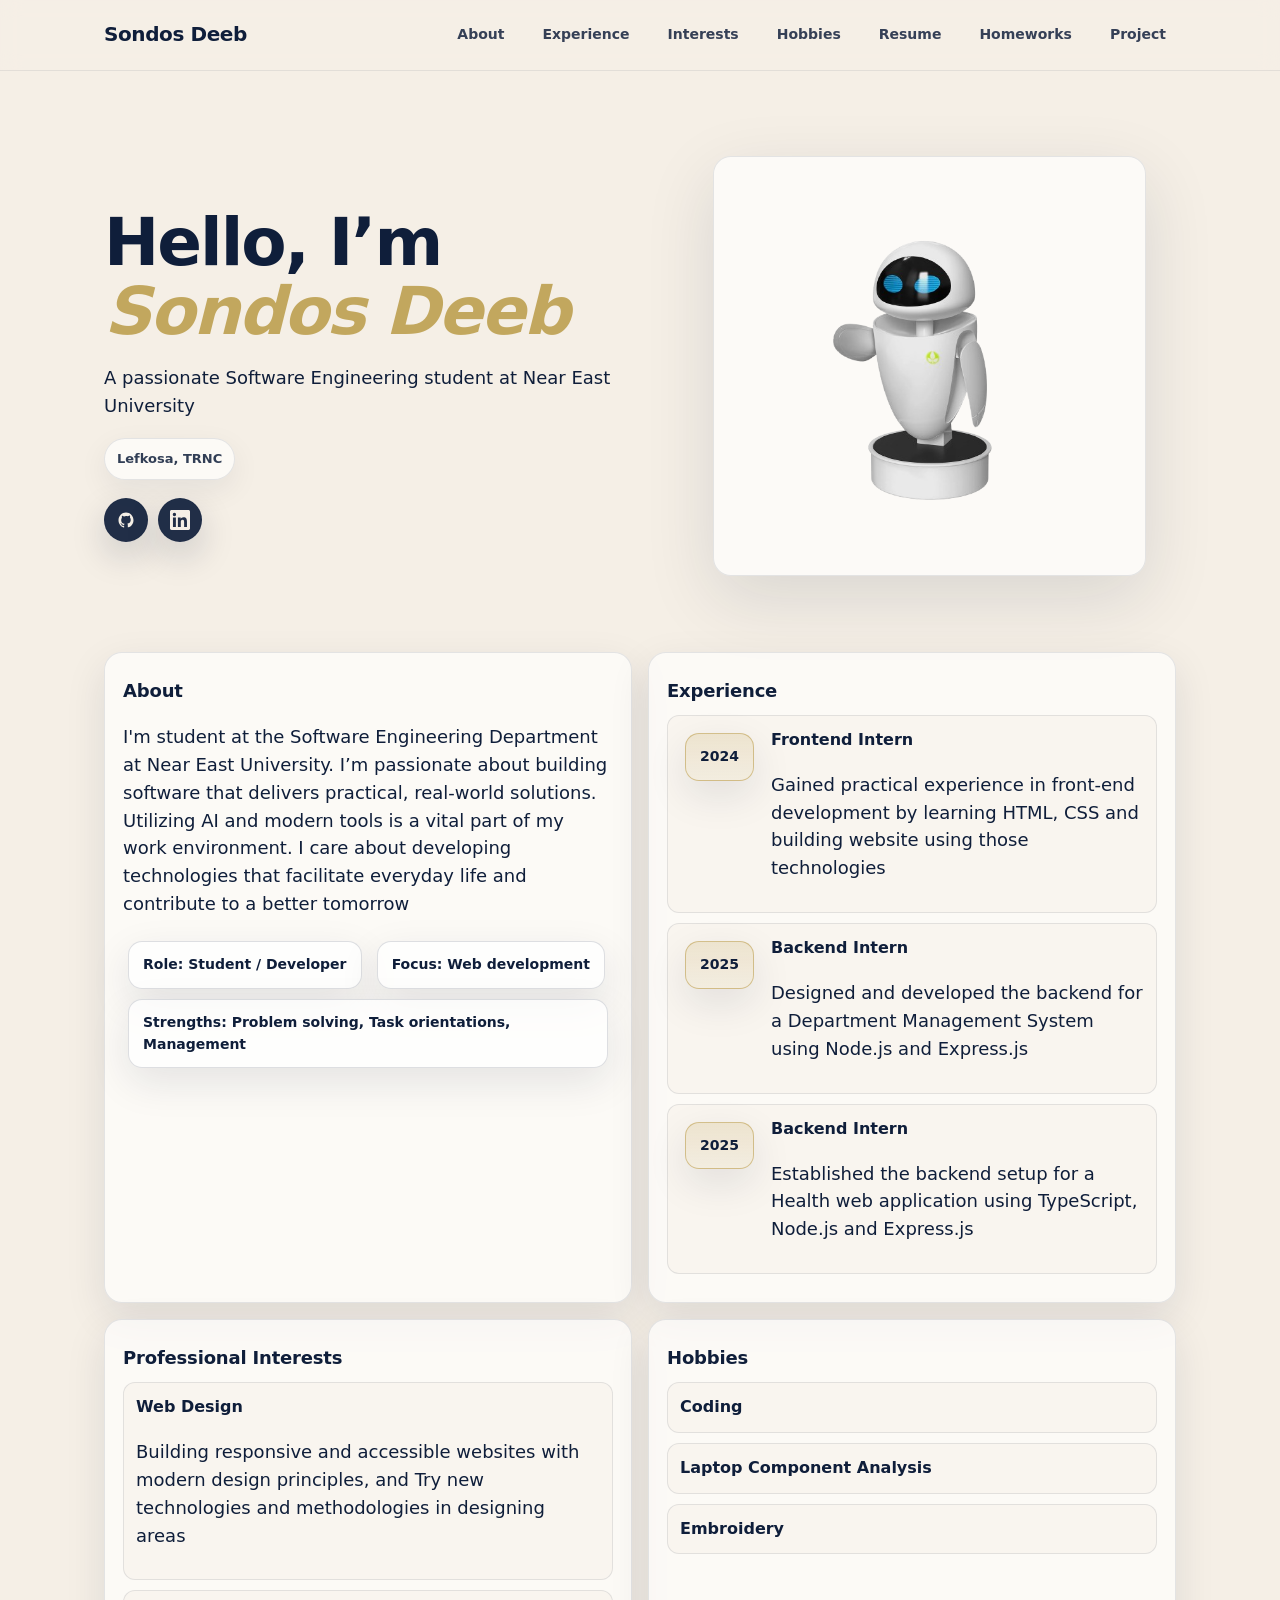
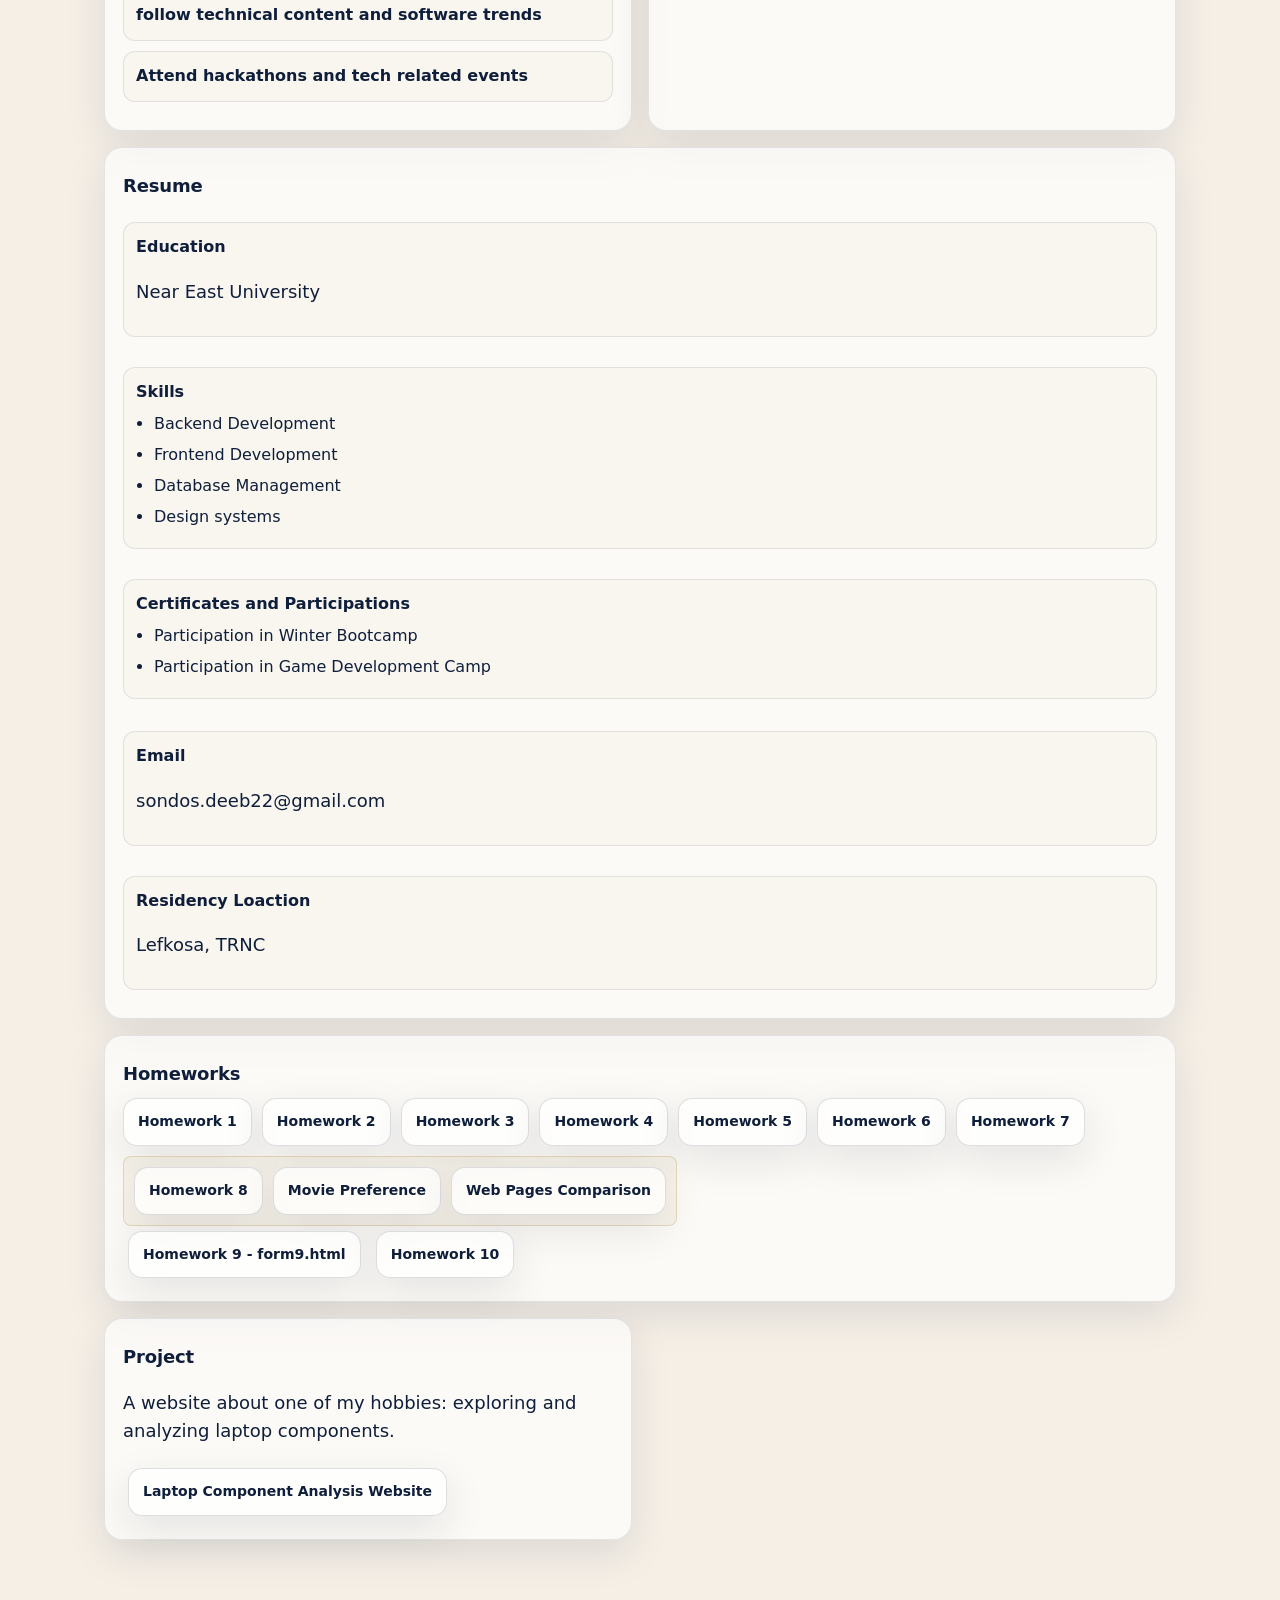
<file: index.html>
<!doctype html>
<html lang="en">

<head>
  <meta charset="utf-8" />
  <meta name="viewport" content="width=device-width, initial-scale=1" />
  <title>Sondos Deeb Portfolio</title>
  <link rel="stylesheet" href="style.css" />
</head>

<body>
  <header>
    <div class="topbar">
      <div class="brand">Sondos Deeb</div>
      <nav class="nav" aria-label="Primary">
        <a href="#about">About</a>
        <a href="#experience">Experience</a>
        <a href="#interests">Interests</a>
        <a href="#hobbies">Hobbies</a>
        <a href="#resume">Resume</a>
        <a href="#homeworks">Homeworks</a>
        <a href="#project">Project</a>
      </nav>
    </div>
  </header>

  <main class="wrap">
    <!-- header information ========================================================================================== -->
    <div class="hero" id="top">
      <div>

        <h1>
          Hello, I’m <br>
          <span class="name">Sondos Deeb</span>
        </h1>


        <p>
          A passionate Software Engineering student at Near East University
        </p>

        <p><span class="chip">Lefkosa, TRNC</span></p>

        <div class="social" aria-label="Social links">
          <a href="https://github.com/SondosDeeb22" aria-label="GitHub">
            <svg width="18" height="18" viewBox="0 0 24 24" fill="none" aria-hidden="true">
              <path
                d="M12 2C6.477 2 2 6.61 2 12.297c0 4.55 2.865 8.406 6.839 9.77.5.096.682-.223.682-.496 0-.245-.01-1.053-.014-1.91-2.782.62-3.369-1.105-3.369-1.105-.455-1.186-1.11-1.502-1.11-1.502-.907-.642.068-.63.068-.63 1.002.072 1.53 1.06 1.53 1.06.89 1.565 2.336 1.113 2.905.85.09-.664.35-1.114.636-1.37-2.221-.262-4.555-1.142-4.555-5.083 0-1.123.39-2.042 1.03-2.762-.103-.262-.446-1.318.098-2.747 0 0 .84-.276 2.75 1.055A9.21 9.21 0 0 1 12 6.74c.82.004 1.647.114 2.419.337 1.909-1.33 2.748-1.055 2.748-1.055.545 1.429.202 2.485.1 2.747.64.72 1.029 1.64 1.029 2.762 0 3.95-2.338 4.818-4.566 5.074.359.319.678.943.678 1.9 0 1.371-.012 2.476-.012 2.813 0 .276.18.597.688.495C19.137 20.7 22 16.846 22 12.297 22 6.61 17.523 2 12 2Z"
                fill="currentColor" />
            </svg>
          </a>
          <a href="https://www.linkedin.com/in/sondosdeeb/" aria-label="LinkedIn">
            <svg width="20" height="20" viewBox="0 0 24 24" fill="none" aria-hidden="true">
              <path
                d="M22.225 0H1.771C.792 0 0 .774 0 1.729v20.542C0 23.227.792 24 1.771 24h20.451C23.2 24 24 23.227 24 22.271V1.729C24 .774 23.2 0 22.222 0h.003ZM7.06 20.452H3.56V9h3.5v11.452ZM5.31 7.433a2.03 2.03 0 1 1 0-4.06 2.03 2.03 0 0 1 0 4.06ZM20.452 20.452h-3.5v-5.569c0-1.328-.027-3.037-1.852-3.037-1.853 0-2.136 1.445-2.136 2.939v5.667h-3.5V9h3.36v1.561h.05c.467-.885 1.607-1.82 3.307-1.82 3.536 0 4.186 2.329 4.186 5.357v6.354Z"
                fill="currentColor" />
            </svg>
          </a>
        </div>
      </div>


      <!-- ========================================================================================== -->
      <div class="visual" aria-label="Waving character">
        <img src="images/robot1.png" alt="Waving character" style="width: 80%; height: 80%; object-fit: cover;">
      </div>
    </div>
    <!-- ========================================================================================== -->

    <div class="grid">

      <!-- About =========================================================================================== -->
      <section id="about">
        <h2>About</h2>
        <p>I'm student at the Software Engineering Department at Near East University.
          I’m passionate about building software that delivers practical, real-world solutions. Utilizing AI and modern
          tools is a vital part of my work environment.
          I care about developing technologies that facilitate everyday life and contribute to a better tomorrow</p>

        <div>
          <span class="btn">Role: Student / Developer</span>
          <span class="btn">Focus: Web development </span>
          <span class="btn">Strengths: Problem solving, Task orientations, Management</span>
        </div>
      </section>

      <!-- Experience =========================================================================================== -->
      <section id="experience" class="timeline">
        <h2>Experience</h2>

        <div class="item">
          <div class="btn primary">2024</div>
          <div>
            <strong>Frontend Intern</strong>
            <p>Gained practical experience in front-end development by learning HTML, CSS and building website
              using those technologies</p>
          </div>
        </div>


        <div class="item">
          <div class="btn primary">2025</div>
          <div>
            <strong>Backend Intern</strong>
            <p>Designed and developed the backend for a Department Management System using Node.js and Express.js </p>
          </div>
        </div>

        <div class="item">
          <div class="btn primary">2025</div>
          <div>
            <strong>Backend Intern</strong>
            <p>Established the backend setup for a Health web application using TypeScript, Node.js and Express.js </p>
          </div>
        </div>



      </section>


      <!-- Professional Interests =========================================================================================== -->
      <section id="interests">
        <h2>Professional Interests</h2>

        <div class="item">
          <div>
            <strong>Web Design</strong>
            <p>Building responsive and accessible websites with modern design principles, and Try new technologies and
              methodologies in designing areas</p>
          </div>
        </div>

        <div class="item">
          <div>
            <strong>follow technical content and software trends</strong>
          </div>
        </div>

        <div class="item">
          <div>
            <strong>Attend hackathons and tech related events</strong>
          </div>
        </div>

      </section>

      <!-- Hobbies ========================================================================================== -->
      <section id="hobbies">
        <h2>Hobbies</h2>

        <div class="item">
          <div>
            <strong>Coding</strong>
          </div>
        </div>

        <div class="item">
          <div>
            <strong>Laptop Component Analysis</strong>
          </div>
        </div>

        <div class="item">
          <div>
            <strong>Embroidery</strong>
          </div>
        </div>

      </section>

      <!-- Resume ========================================================================================== -->
      <section class="resume-section" id="resume">
        <h2>Resume </h2>


        <div class="resume">
          <div class="item" style="margin-top:12px">
            <div>
              <strong>Education</strong>
              <p>Near East University</p>
            </div>
          </div>

          <!-- Skills ---------------------------------------------------------------------------------->
          <div class="item">
            <div>
              <strong>Skills</strong>
              <ul class="list">
                <li>Backend Development</li>
                <li>Frontend Development</li>
                <li>Database Management</li>
                <li>Design systems</li>
              </ul>
            </div>
          </div>

          <!-- Certificates and participations ------------------------------------------------ -->
          <div class="item">
            <div>
              <strong>Certificates and Participations</strong>
              <ul class="list">
                <li>Participation in Winter Bootcamp</li>
                <li>Participation in Game Development Camp</li>
              </ul>
            </div>
          </div>

          <div class="item" style="margin-top:12px">
            <div>
              <strong>Email</strong>
              <p>sondos.deeb22@gmail.com</p>
            </div>
          </div>

          <div class="item">
            <div>
              <strong>Residency Loaction</strong>
              <p>Lefkosa, TRNC</p>
            </div>
          </div>

        </div>
      </section>


      <!-- Homeworks ========================================================================================== -->
      <section class="homework-section" id="homeworks">
        <h2>Homeworks</h2>
        <div class="homeworks">
          <a href="https://sondosdeeb.netlify.app/" class="btn" target="_blank" rel="noopener">Homework 1</a>
          <a href="homework2SondosDeeb20224462.pdf" class="btn" target="_blank" rel="noopener">Homework 2</a>
          <a href="homework3SondosDeeb20224462.pdf" class="btn" target="_blank" rel="noopener">Homework 3</a>
          <a href="homework4SondosDeeb20224462.pdf" class="btn" target="_blank" rel="noopener">Homework 4</a>
          <a href="homework5.pdf" class="btn" target="_blank" rel="noopener">Homework 5</a>
          <a href="homework6-SondosDeeb20224426.pdf" class="btn" target="_blank" rel="noopener">Homework 6</a>
          <a href="homework 7 - sondos deeb.pdf" class="btn" target="_blank" rel="noopener">Homework 7</a>
          <div class="hw8-block">
            <span class="btn" style="cursor:default;">Homework 8</span>
            <a href="movie8.html" class="btn" target="_blank" rel="noopener">Movie Preference</a>
            <a href="comparison.html" class="btn" target="_blank" rel="noopener">Web Pages Comparison</a>
          </div>

        </div>
          <a href="form9.html" class="btn" target="_blank" rel="noopener">Homework 9 - form9.html</a>

           <a href="homework10.html" class="btn" target="_blank" rel="noopener">Homework 10</a>

      </section>



      <section class="project-secion" id="project">
        <h2>Project</h2>
    <p>A website about one of my hobbies: exploring and analyzing laptop components.</p>        <div class="project">
          <a href="project/LaptopComponentAnalysis.html" class="btn" target="_blank" rel="noopener">Laptop Component Analysis Website</a>
        </div>
      </section>

    </div>


  </main>
</body>

</html>
</file>
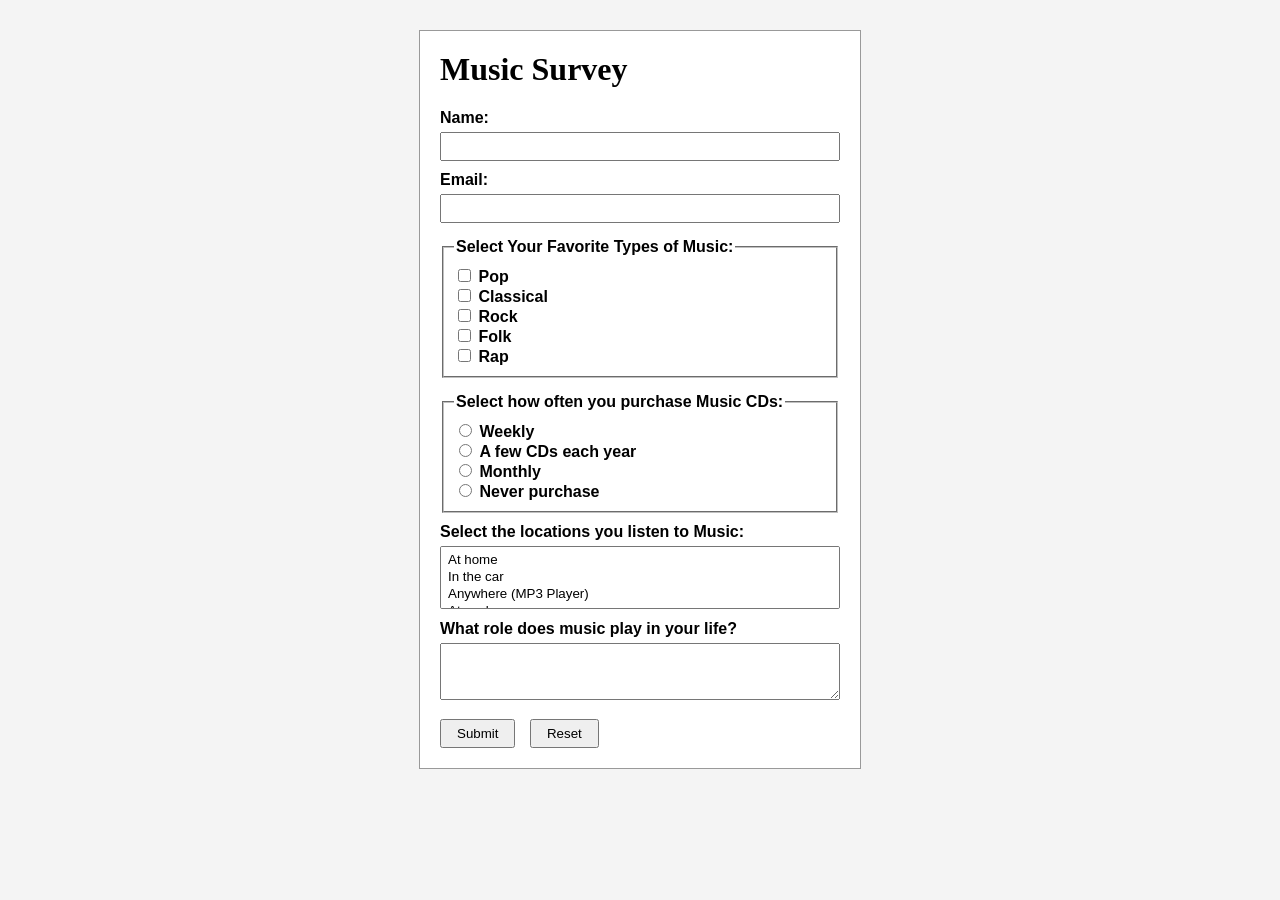
<file: form9.html>
<!DOCTYPE html>
<html lang="en">
<head>
    <meta charset="UTF-8">
    <meta name="viewport" content="width=device-width, initial-scale=1.0">
    <title>Music Survey- form9</title>

    <style>
        body {
            font-family: Arial, sans-serif;
            background-color: #f4f4f4;
        }

        .container {
            width: 400px;
            margin: 30px auto;
            background-color: white;
            border: 1px solid #999;
            padding: 20px;
        }

        h1 {
            margin-top: 0;
            font-family: 'Times New Roman', Times, serif;
          
        }

        label {
            font-weight: bold;
            display: block;
            margin-top: 10px;
        }

        fieldset label {
            display: inline;
            margin-top: 0;
        }

        fieldset input {
            margin-right: 3px;
        }

        input[type="text"],
        input[type="email"],
        textarea,
        select {
            width: 100%;
            padding: 5px;
            margin-top: 5px;
            box-sizing: border-box;
        }

        fieldset {
            margin-top: 15px;
            padding: 10px;
        }

        legend {
            font-weight: bold;
        }

        .buttons {
            margin-top: 15px;
        }

        input[type="submit"],
        input[type="reset"] {
            padding: 5px 15px;
            margin-right: 10px;
        }
    </style>
</head>

<!-- ==========================================================================================================
========================================================================================================== -->

<body>

    <div class="container">
        <h1>Music Survey</h1>

        <form action="http://www.uyar.com/teaching/ecc006/2017spring/login.php" method="post">

            <!-- Name ===================================================== -->
            <label for="name">Name:</label>
            <input type="text" id="name" name="name" required>

            <!-- Email addresss ===================================================== -->
            <label for="email">Email:</label>
            <input type="email" id="email" name="email" required>

            <!-- Checkbox Group =========================================================== -->
            <fieldset>
                <legend>Select Your Favorite Types of Music:</legend>

                <div><input type="checkbox" id="pop" name="music[]" value="Pop">
                <label for="pop">Pop</label></div>

                <div><input type="checkbox" id="classical" name="music[]" value="Classical">
                <label for="classical">Classical</label></div>

                <div><input type="checkbox" id="rock" name="music[]" value="Rock">
                <label for="rock">Rock</label></div>

                <div><input type="checkbox" id="folk" name="music[]" value="Folk">
                <label for="folk">Folk</label></div>

                <div><input type="checkbox" id="rap" name="music[]" value="Rap">
                <label for="rap">Rap</label></div>
            </fieldset>

            <!-- Radio Buttons ===================================================== -->
            <fieldset>
                <legend>Select how often you purchase Music CDs:</legend>

                <div><input type="radio" id="weekly" name="purchase" value="Weekly">
                <label for="weekly">Weekly</label></div>

                <div><input type="radio" id="few" name="purchase" value="A few CDs each year">
                <label for="few">A few CDs each year</label></div>

                <div><input type="radio" id="monthly" name="purchase" value="Monthly">
                <label for="monthly">Monthly</label></div>

                <div><input type="radio" id="never" name="purchase" value="Never purchase">
                <label for="never">Never purchase</label></div>
            </fieldset>

            <!-- Select Box -->
            <label for="location">Select the locations you listen to Music:</label>

            <select id="location" name="location" size="3">
                <option>At home</option>
                <option>In the car</option>
                <option>Anywhere (MP3 Player)</option>
                <option>At work</option>
                <option>At Parties</option>

            </select>

            <!-- Textarea --==========================================================================================================-->
            <label for="role">What role does music play in your life?</label>

            <textarea id="role" name="role" cols="60" rows="3"></textarea>

            <!-- Buttons===================================================== -->
            <div class="buttons">
                <input type="submit" value="Submit">
                <input type="reset" value="Reset">
            </div>

        </form>
    </div>

</body>
</html>
</file>
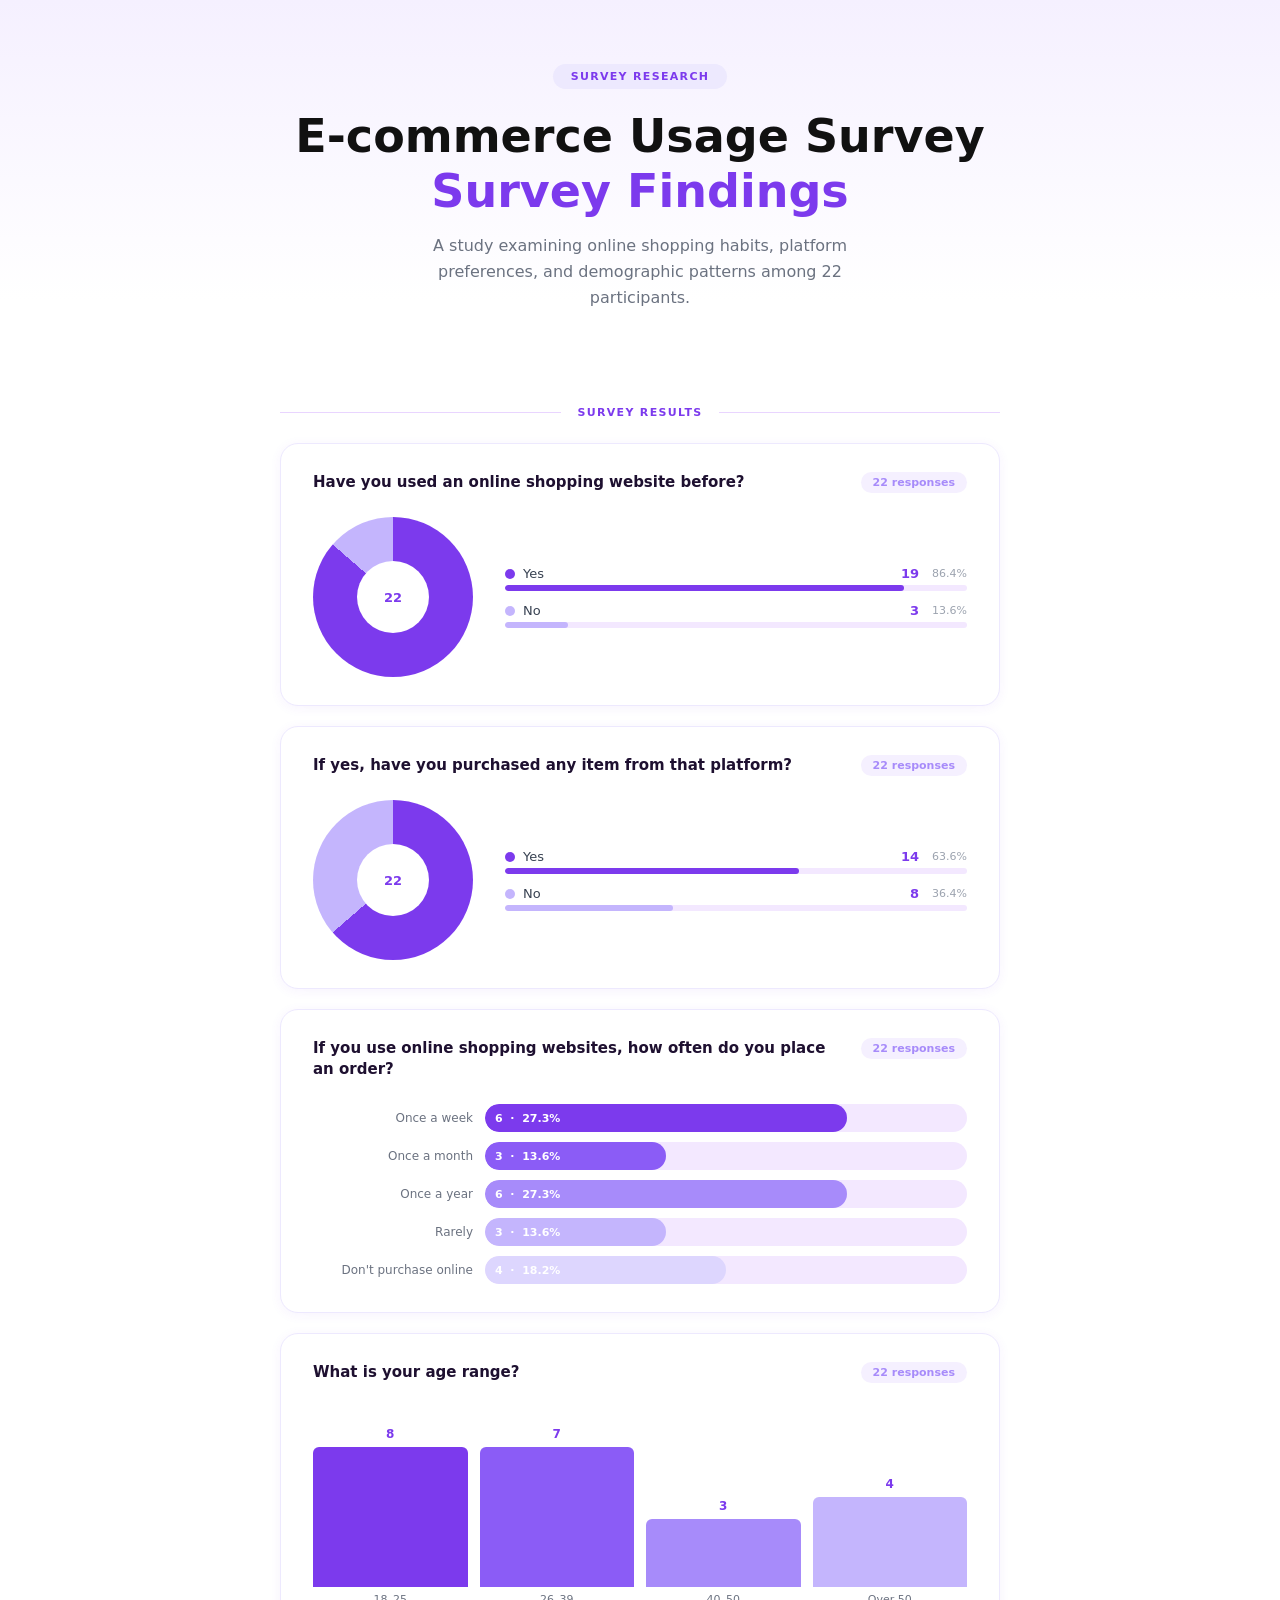
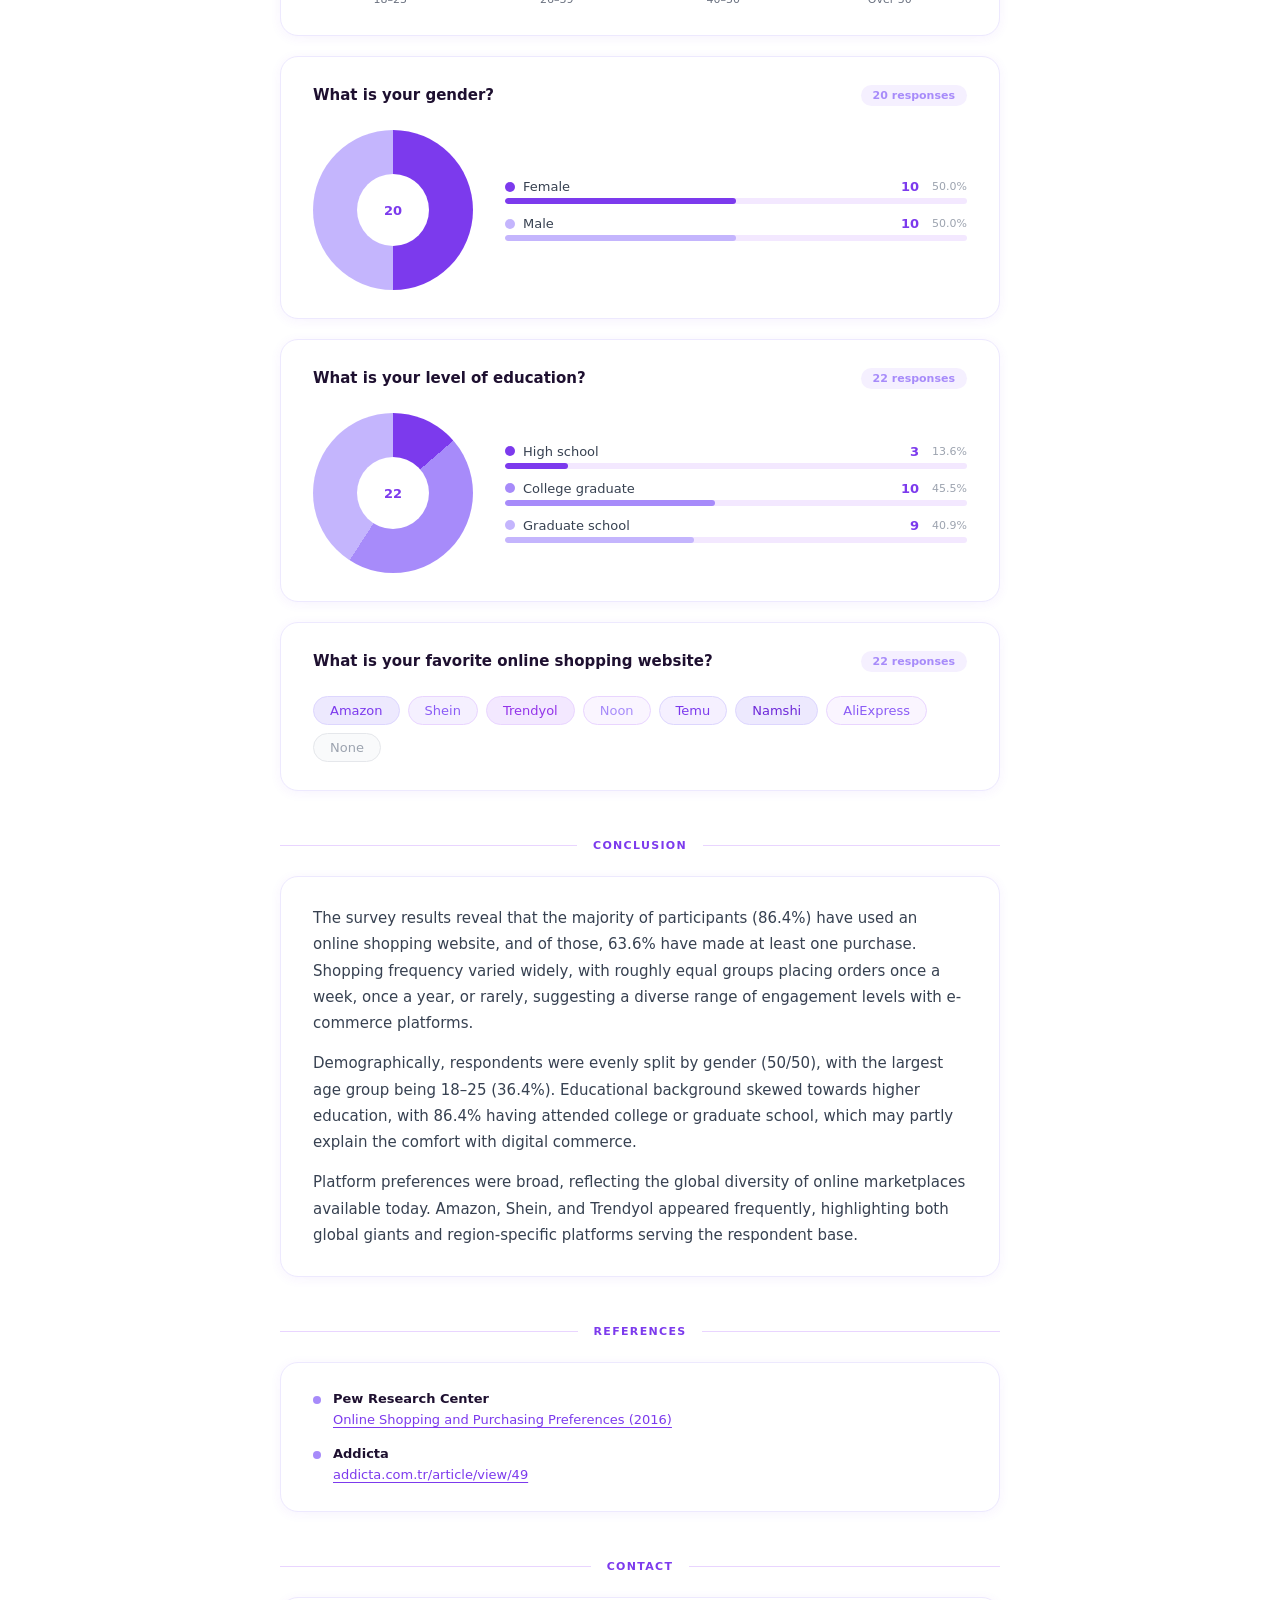
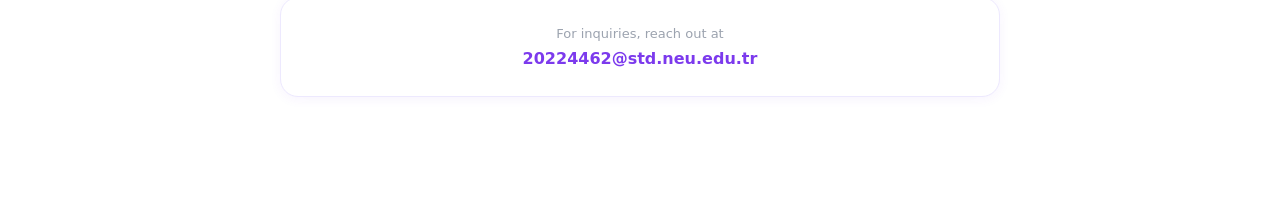
<file: homework10.html>
<!DOCTYPE html>
<html lang="en">
<head>
  <meta charset="UTF-8" />
  <meta name="viewport" content="width=device-width, initial-scale=1.0" />
  <title>E-commerce Usage Survey</title>
  <style>
    *, *::before, *::after { box-sizing: border-box; margin: 0; padding: 0; }

    body {
      font-family: 'Segoe UI', system-ui, -apple-system, sans-serif;
      background: linear-gradient(180deg, #f5f0ff 0%, #ffffff 300px);
      color: #1e1030;
      min-height: 100vh;
    }

    /* ── HEADER ── */
    header {
      text-align: center;
      padding: 64px 24px 48px;
    }
    .badge {
      display: inline-block;
      background: #ede9fe;
      color: #7c3aed;
      font-size: 11px;
      font-weight: 700;
      letter-spacing: 0.12em;
      text-transform: uppercase;
      padding: 6px 18px;
      border-radius: 999px;
      margin-bottom: 20px;
    }
    h1 {
      font-size: clamp(28px, 5vw, 46px);
      font-weight: 800;
      line-height: 1.2;
      color: #111;
    }
    h1 span { color: #7c3aed; }
    .subtitle {
      margin-top: 14px;
      font-size: 16px;
      color: #6b7280;
      max-width: 480px;
      margin-left: auto;
      margin-right: auto;
      line-height: 1.6;
    }

    /* ── LAYOUT ── */
    main {
      max-width: 760px;
      margin: 0 auto;
      padding: 0 20px 80px;
    }

    /* ── SECTION TITLE ── */
    .section-title {
      display: flex;
      align-items: center;
      gap: 16px;
      margin: 48px 0 24px;
    }
    .section-title::before,
    .section-title::after {
      content: '';
      flex: 1;
      height: 1px;
      background: #e9d5ff;
    }
    .section-title span {
      font-size: 11px;
      font-weight: 700;
      letter-spacing: 0.12em;
      text-transform: uppercase;
      color: #7c3aed;
      white-space: nowrap;
    }

    /* ── CARD ── */
    .card {
      background: #fff;
      border: 1px solid #ede9fe;
      border-radius: 18px;
      padding: 28px 32px;
      margin-bottom: 20px;
      box-shadow: 0 2px 12px rgba(124,58,237,0.06);
    }
    .card-header {
      display: flex;
      align-items: flex-start;
      justify-content: space-between;
      gap: 16px;
      margin-bottom: 24px;
    }
    .card-header h3 {
      font-size: 15px;
      font-weight: 600;
      color: #1e1030;
      line-height: 1.4;
    }
    .responses-badge {
      flex-shrink: 0;
      background: #f5f0ff;
      color: #a78bfa;
      font-size: 11px;
      font-weight: 600;
      padding: 4px 12px;
      border-radius: 999px;
      white-space: nowrap;
    }

    /* ── DONUT CHART (CSS conic-gradient) ── */
    .chart-row {
      display: flex;
      align-items: center;
      gap: 32px;
      flex-wrap: wrap;
    }
    .donut-wrap {
      flex-shrink: 0;
      position: relative;
      width: 160px;
      height: 160px;
    }
    .donut {
      width: 160px;
      height: 160px;
      border-radius: 50%;
    }
    .donut-hole {
      position: absolute;
      top: 50%;
      left: 50%;
      transform: translate(-50%, -50%);
      width: 72px;
      height: 72px;
      background: #fff;
      border-radius: 50%;
      display: flex;
      align-items: center;
      justify-content: center;
      font-size: 13px;
      font-weight: 700;
      color: #7c3aed;
    }

    /* ── LEGEND + BARS ── */
    .legend {
      flex: 1;
      min-width: 180px;
      display: flex;
      flex-direction: column;
      gap: 12px;
    }
    .legend-item { display: flex; flex-direction: column; gap: 4px; }
    .legend-label-row {
      display: flex;
      align-items: center;
      justify-content: space-between;
    }
    .legend-dot-label {
      display: flex;
      align-items: center;
      gap: 8px;
      font-size: 13px;
      color: #374151;
    }
    .dot {
      width: 10px;
      height: 10px;
      border-radius: 50%;
      flex-shrink: 0;
    }
    .legend-values {
      display: flex;
      align-items: center;
      gap: 8px;
    }
    .legend-count {
      font-size: 13px;
      font-weight: 700;
      color: #7c3aed;
    }
    .legend-pct {
      font-size: 11px;
      color: #9ca3af;
      width: 40px;
      text-align: right;
    }
    .progress-track {
      height: 6px;
      background: #f3e8ff;
      border-radius: 999px;
      overflow: hidden;
    }
    .progress-fill {
      height: 100%;
      border-radius: 999px;
    }

    /* ── HORIZONTAL BAR CHART ── */
    .hbar-chart {
      display: flex;
      flex-direction: column;
      gap: 10px;
      width: 100%;
    }
    .hbar-row {
      display: flex;
      align-items: center;
      gap: 12px;
    }
    .hbar-label {
      font-size: 12px;
      color: #6b7280;
      width: 160px;
      flex-shrink: 0;
      text-align: right;
    }
    .hbar-track {
      flex: 1;
      background: #f3e8ff;
      border-radius: 999px;
      height: 28px;
      overflow: hidden;
    }
    .hbar-fill {
      height: 100%;
      border-radius: 999px;
      display: flex;
      align-items: center;
      padding-left: 10px;
      font-size: 11px;
      font-weight: 600;
      color: white;
      min-width: 36px;
    }

    /* ── VERTICAL BAR CHART ── */
    .vbar-chart {
      display: flex;
      align-items: flex-end;
      gap: 12px;
      height: 200px;
      padding-top: 20px;
    }
    .vbar-col {
      flex: 1;
      display: flex;
      flex-direction: column;
      align-items: center;
      justify-content: flex-end;
      gap: 6px;
      height: 100%;
    }
    .vbar-value {
      font-size: 12px;
      font-weight: 700;
      color: #7c3aed;
    }
    .vbar-fill {
      width: 100%;
      border-radius: 6px 6px 0 0;
      min-height: 4px;
    }
    .vbar-label {
      font-size: 11px;
      color: #6b7280;
      text-align: center;
      line-height: 1.3;
    }

    /* ── PLATFORM TAGS ── */
    .tags {
      display: flex;
      flex-wrap: wrap;
      gap: 8px;
    }
    .tag {
      padding: 6px 16px;
      border-radius: 999px;
      font-size: 13px;
      font-weight: 500;
    }
    .tag-note {
      margin-top: 14px;
      font-size: 13px;
      color: #9ca3af;
      font-style: italic;
    }

    /* ── CONCLUSION ── */
    .prose p {
      font-size: 15px;
      color: #374151;
      line-height: 1.75;
      margin-bottom: 14px;
    }
    .prose p:last-child { margin-bottom: 0; }

    /* ── REFERENCES ── */
    .ref-list { display: flex; flex-direction: column; gap: 18px; }
    .ref-item { display: flex; gap: 12px; }
    .ref-dot {
      width: 8px;
      height: 8px;
      border-radius: 50%;
      background: #a78bfa;
      flex-shrink: 0;
      margin-top: 5px;
    }
    .ref-source { font-size: 13px; font-weight: 600; color: #1e1030; margin-bottom: 3px; }
    .ref-link {
      font-size: 13px;
      color: #7c3aed;
      text-decoration: underline;
      text-underline-offset: 3px;
      word-break: break-all;
    }
    .ref-link:hover { color: #4c1d95; }

    /* ── CONTACT ── */
    .contact { text-align: center; }
    .contact p { font-size: 13px; color: #9ca3af; margin-bottom: 8px; }
    .contact a {
      font-size: 16px;
      font-weight: 600;
      color: #7c3aed;
      text-decoration: none;
    }
    .contact a:hover { color: #4c1d95; text-decoration: underline; }

    /* ── FOOTER ── */
    footer {
      border-top: 1px solid #f3e8ff;
      padding: 28px 20px;
      text-align: center;
      font-size: 12px;
      color: #d1d5db;
    }

    @media (max-width: 560px) {
      .card { padding: 20px 18px; }
      .hbar-label { width: 110px; font-size: 11px; }
      .vbar-chart { gap: 6px; }
    }
  </style>
</head>
<body>

  <header>
    <div class="badge">Survey Research</div>
    <h1>E-commerce Usage Survey<br><span>Survey Findings</span></h1>
    <p class="subtitle">A study examining online shopping habits, platform preferences, and demographic patterns among 22 participants.</p>
  </header>

  <main>

    <!-- ══ SURVEY RESULTS ══ -->
    <div class="section-title"><span>Survey Results</span></div>

    <!-- Q1 -->
    <div class="card">
      <div class="card-header">
        <h3>Have you used an online shopping website before?</h3>
        <span class="responses-badge">22 responses</span>
      </div>
      <div class="chart-row">
        <div class="donut-wrap">
          <div class="donut" style="background: conic-gradient(#7c3aed 0% 86.4%, #c4b5fd 86.4% 100%)"></div>
          <div class="donut-hole">22</div>
        </div>
        <div class="legend">
          <div class="legend-item">
            <div class="legend-label-row">
              <div class="legend-dot-label"><span class="dot" style="background:#7c3aed"></span>Yes</div>
              <div class="legend-values"><span class="legend-count">19</span><span class="legend-pct">86.4%</span></div>
            </div>
            <div class="progress-track"><div class="progress-fill" style="width:86.4%;background:#7c3aed"></div></div>
          </div>
          <div class="legend-item">
            <div class="legend-label-row">
              <div class="legend-dot-label"><span class="dot" style="background:#c4b5fd"></span>No</div>
              <div class="legend-values"><span class="legend-count">3</span><span class="legend-pct">13.6%</span></div>
            </div>
            <div class="progress-track"><div class="progress-fill" style="width:13.6%;background:#c4b5fd"></div></div>
          </div>
        </div>
      </div>
    </div>

    <!-- Q2 -->
    <div class="card">
      <div class="card-header">
        <h3>If yes, have you purchased any item from that platform?</h3>
        <span class="responses-badge">22 responses</span>
      </div>
      <div class="chart-row">
        <div class="donut-wrap">
          <div class="donut" style="background: conic-gradient(#7c3aed 0% 63.6%, #c4b5fd 63.6% 100%)"></div>
          <div class="donut-hole">22</div>
        </div>
        <div class="legend">
          <div class="legend-item">
            <div class="legend-label-row">
              <div class="legend-dot-label"><span class="dot" style="background:#7c3aed"></span>Yes</div>
              <div class="legend-values"><span class="legend-count">14</span><span class="legend-pct">63.6%</span></div>
            </div>
            <div class="progress-track"><div class="progress-fill" style="width:63.6%;background:#7c3aed"></div></div>
          </div>
          <div class="legend-item">
            <div class="legend-label-row">
              <div class="legend-dot-label"><span class="dot" style="background:#c4b5fd"></span>No</div>
              <div class="legend-values"><span class="legend-count">8</span><span class="legend-pct">36.4%</span></div>
            </div>
            <div class="progress-track"><div class="progress-fill" style="width:36.4%;background:#c4b5fd"></div></div>
          </div>
        </div>
      </div>
    </div>

    <!-- Q3 -->
    <div class="card">
      <div class="card-header">
        <h3>If you use online shopping websites, how often do you place an order?</h3>
        <span class="responses-badge">22 responses</span>
      </div>
      <div class="hbar-chart">
        <div class="hbar-row">
          <span class="hbar-label">Once a week</span>
          <div class="hbar-track"><div class="hbar-fill" style="width:75%;background:#7c3aed">6 &nbsp;·&nbsp; 27.3%</div></div>
        </div>
        <div class="hbar-row">
          <span class="hbar-label">Once a month</span>
          <div class="hbar-track"><div class="hbar-fill" style="width:37.5%;background:#8b5cf6">3 &nbsp;·&nbsp; 13.6%</div></div>
        </div>
        <div class="hbar-row">
          <span class="hbar-label">Once a year</span>
          <div class="hbar-track"><div class="hbar-fill" style="width:75%;background:#a78bfa">6 &nbsp;·&nbsp; 27.3%</div></div>
        </div>
        <div class="hbar-row">
          <span class="hbar-label">Rarely</span>
          <div class="hbar-track"><div class="hbar-fill" style="width:37.5%;background:#c4b5fd">3 &nbsp;·&nbsp; 13.6%</div></div>
        </div>
        <div class="hbar-row">
          <span class="hbar-label">Don't purchase online</span>
          <div class="hbar-track"><div class="hbar-fill" style="width:50%;background:#ddd6fe">4 &nbsp;·&nbsp; 18.2%</div></div>
        </div>
      </div>
    </div>

    <!-- Q4 -->
    <div class="card">
      <div class="card-header">
        <h3>What is your age range?</h3>
        <span class="responses-badge">22 responses</span>
      </div>
      <div class="vbar-chart">
        <div class="vbar-col">
          <span class="vbar-value">8</span>
          <div class="vbar-fill" style="height:100%;background:#7c3aed"></div>
          <span class="vbar-label">18–25</span>
        </div>
        <div class="vbar-col">
          <span class="vbar-value">7</span>
          <div class="vbar-fill" style="height:87.5%;background:#8b5cf6"></div>
          <span class="vbar-label">26–39</span>
        </div>
        <div class="vbar-col">
          <span class="vbar-value">3</span>
          <div class="vbar-fill" style="height:37.5%;background:#a78bfa"></div>
          <span class="vbar-label">40–50</span>
        </div>
        <div class="vbar-col">
          <span class="vbar-value">4</span>
          <div class="vbar-fill" style="height:50%;background:#c4b5fd"></div>
          <span class="vbar-label">Over 50</span>
        </div>
      </div>
    </div>

    <!-- Q5 -->
    <div class="card">
      <div class="card-header">
        <h3>What is your gender?</h3>
        <span class="responses-badge">20 responses</span>
      </div>
      <div class="chart-row">
        <div class="donut-wrap">
          <div class="donut" style="background: conic-gradient(#7c3aed 0% 50%, #c4b5fd 50% 100%)"></div>
          <div class="donut-hole">20</div>
        </div>
        <div class="legend">
          <div class="legend-item">
            <div class="legend-label-row">
              <div class="legend-dot-label"><span class="dot" style="background:#7c3aed"></span>Female</div>
              <div class="legend-values"><span class="legend-count">10</span><span class="legend-pct">50.0%</span></div>
            </div>
            <div class="progress-track"><div class="progress-fill" style="width:50%;background:#7c3aed"></div></div>
          </div>
          <div class="legend-item">
            <div class="legend-label-row">
              <div class="legend-dot-label"><span class="dot" style="background:#c4b5fd"></span>Male</div>
              <div class="legend-values"><span class="legend-count">10</span><span class="legend-pct">50.0%</span></div>
            </div>
            <div class="progress-track"><div class="progress-fill" style="width:50%;background:#c4b5fd"></div></div>
          </div>
        </div>
      </div>
    </div>

    <!-- Q6 -->
    <div class="card">
      <div class="card-header">
        <h3>What is your level of education?</h3>
        <span class="responses-badge">22 responses</span>
      </div>
      <div class="chart-row">
        <div class="donut-wrap">
          <div class="donut" style="background: conic-gradient(#7c3aed 0% 13.6%, #a78bfa 13.6% 59.1%, #c4b5fd 59.1% 100%)"></div>
          <div class="donut-hole">22</div>
        </div>
        <div class="legend">
          <div class="legend-item">
            <div class="legend-label-row">
              <div class="legend-dot-label"><span class="dot" style="background:#7c3aed"></span>High school</div>
              <div class="legend-values"><span class="legend-count">3</span><span class="legend-pct">13.6%</span></div>
            </div>
            <div class="progress-track"><div class="progress-fill" style="width:13.6%;background:#7c3aed"></div></div>
          </div>
          <div class="legend-item">
            <div class="legend-label-row">
              <div class="legend-dot-label"><span class="dot" style="background:#a78bfa"></span>College graduate</div>
              <div class="legend-values"><span class="legend-count">10</span><span class="legend-pct">45.5%</span></div>
            </div>
            <div class="progress-track"><div class="progress-fill" style="width:45.5%;background:#a78bfa"></div></div>
          </div>
          <div class="legend-item">
            <div class="legend-label-row">
              <div class="legend-dot-label"><span class="dot" style="background:#c4b5fd"></span>Graduate school</div>
              <div class="legend-values"><span class="legend-count">9</span><span class="legend-pct">40.9%</span></div>
            </div>
            <div class="progress-track"><div class="progress-fill" style="width:40.9%;background:#c4b5fd"></div></div>
          </div>
        </div>
      </div>
    </div>

    <!-- Q7 -->
    <div class="card">
      <div class="card-header">
        <h3>What is your favorite online shopping website?</h3>
        <span class="responses-badge">22 responses</span>
      </div>
      <div class="tags">
        <span class="tag" style="background:#ede9fe;color:#7c3aed;border:1px solid #ddd6fe">Amazon</span>
        <span class="tag" style="background:#f5f0ff;color:#8b5cf6;border:1px solid #e9d5ff">Shein</span>
        <span class="tag" style="background:#f3e8ff;color:#9333ea;border:1px solid #e9d5ff">Trendyol</span>
        <span class="tag" style="background:#faf5ff;color:#a78bfa;border:1px solid #e9d5ff">Noon</span>
        <span class="tag" style="background:#f5f0ff;color:#7c3aed;border:1px solid #ddd6fe">Temu</span>
        <span class="tag" style="background:#ede9fe;color:#6d28d9;border:1px solid #ddd6fe">Namshi</span>
        <span class="tag" style="background:#faf5ff;color:#8b5cf6;border:1px solid #e9d5ff">AliExpress</span>
        <span class="tag" style="background:#f9fafb;color:#9ca3af;border:1px solid #e5e7eb">None</span>
      </div>
    </div>

    <!-- ══ CONCLUSION ══ -->
    <div class="section-title"><span>Conclusion</span></div>

    <div class="card prose">
      <p>The survey results reveal that the majority of participants (86.4%) have used an online shopping website, and of those, 63.6% have made at least one purchase. Shopping frequency varied widely, with roughly equal groups placing orders once a week, once a year, or rarely, suggesting a diverse range of engagement levels with e-commerce platforms.</p>
      <p>Demographically, respondents were evenly split by gender (50/50), with the largest age group being 18–25 (36.4%). Educational background skewed towards higher education, with 86.4% having attended college or graduate school, which may partly explain the comfort with digital commerce.</p>
      <p>Platform preferences were broad, reflecting the global diversity of online marketplaces available today. Amazon, Shein, and Trendyol appeared frequently, highlighting both global giants and region-specific platforms serving the respondent base.</p>
    </div>

    <!-- ══ REFERENCES ══ -->
    <div class="section-title"><span>References</span></div>

    <div class="card">
      <div class="ref-list">
        <div class="ref-item">
          <div class="ref-dot"></div>
          <div>
            <div class="ref-source">Pew Research Center</div>
            <a class="ref-link" href="https://www.pewresearch.org/internet/2016/12/19/online-shopping-and-purchasing-preferences/" target="_blank" rel="noopener">
              Online Shopping and Purchasing Preferences (2016)
            </a>
          </div>
        </div>
        <div class="ref-item">
          <div class="ref-dot"></div>
          <div>
            <div class="ref-source">Addicta</div>
            <a class="ref-link" href="https://addicta.com.tr/article/view/49" target="_blank" rel="noopener">
              addicta.com.tr/article/view/49
            </a>
          </div>
        </div>
      </div>
    </div>

    <!-- ══ CONTACT ══ -->
    <div class="section-title"><span>Contact</span></div>

    <div class="card contact">
      <p>For inquiries, reach out at</p>
      <a href="mailto:20224462@std.neu.edu.tr">20224462@std.neu.edu.tr</a>
    </div>

  </main>


</body>
</html>
</file>
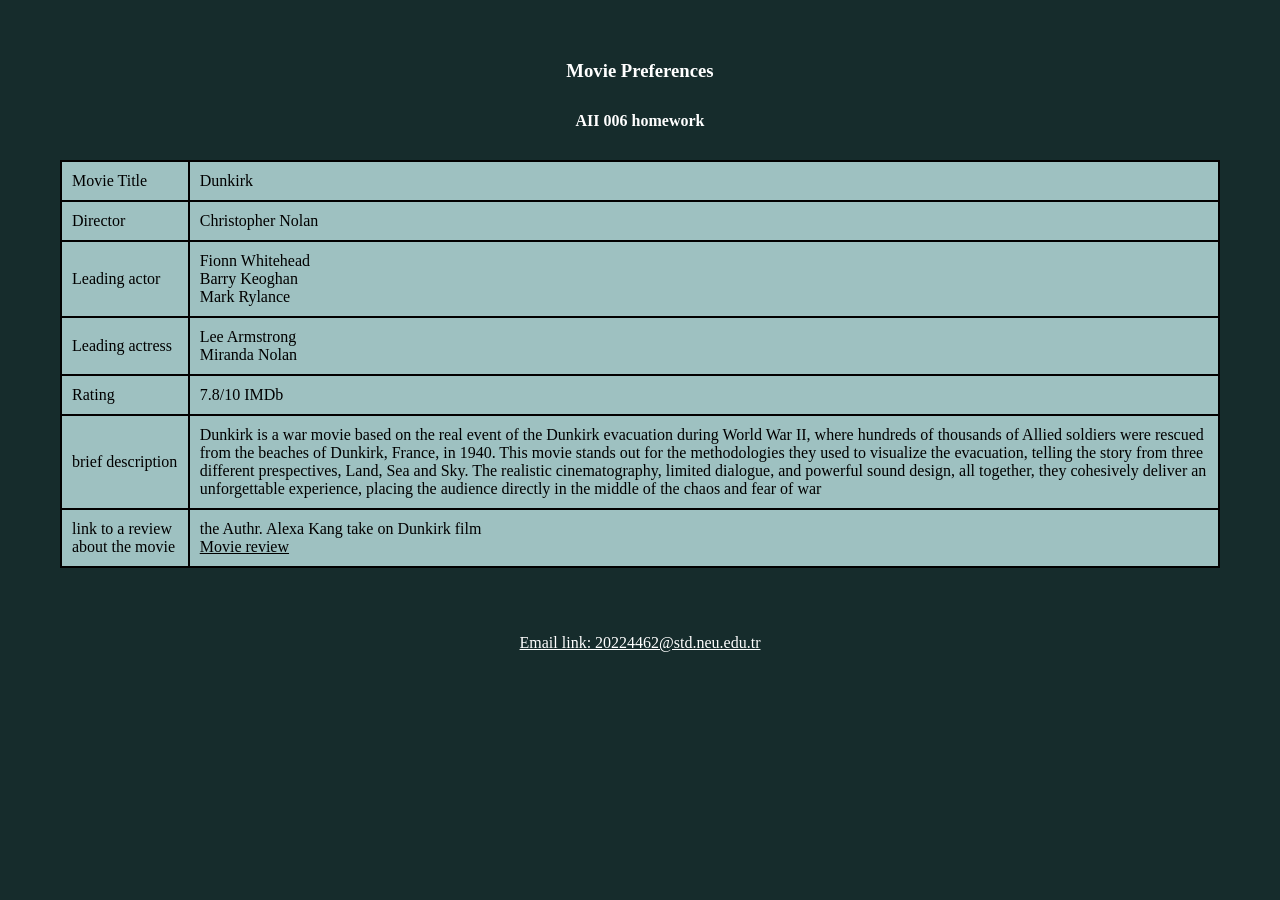
<file: movie8.html>
<!DOCTYPE html>
<html lang="en">
<head>
    <meta charset="UTF-8">
    <meta name="viewport" content="width=device-width, initial-scale=1.0">
    <title>Movie Preferences HW8</title>
    <style>
        *{
            margin: 30px;
        }
        body{
            background-color: rgb(22, 44, 44);
        }
        table {
            margin: auto;
            background-color: rgb(158, 193, 193);
            border-collapse: collapse;
        }
        th, td {
            border: 2px solid rgb(1, 0, 0);
            padding: 10px;
        }
        h3, h4 {
            text-align: center;
            color: white;
        }
        a{
            color: white;
            display: flex;
            justify-content: center;
        }
        a.review-link{
            margin: 0;
            color: black;
            display: flex;
            justify-content: left;
        }
    </style>
</head>
<body>
    <h3> Movie Preferences </h3>
    <h4>AII 006 homework</h4>
    <table>
        <tr>
            <td>Movie Title</td>
            <td>Dunkirk</td>
        </tr>

        <tr>
            <td>Director</td>
            <td>Christopher Nolan</td>
        </tr>
        
        <tr>
            <td>Leading actor</td>
            <td> Fionn Whitehead
                <br/>
                Barry Keoghan
                <br/>
                Mark Rylance
            </td>
        </tr>        
 
        <tr>
           
            <td>Leading actress</td>
            <td>
                Lee Armstrong
                <br/>
                Miranda Nolan
            </td>
        </tr>        
 
        <tr>
            <td>Rating</td>
            <td>7.8/10 IMDb</td>
        </tr>        
 
        <tr>
            <td>brief description</td>
            <td>
                Dunkirk is a war movie based on the real event of the Dunkirk evacuation
                 during World War II, where hundreds of thousands of Allied 
                 soldiers were rescued from the beaches of Dunkirk, France, in 1940. 
                 This movie stands out for the methodologies they used to visualize the evacuation,
                 telling the story from three different prespectives, Land, Sea and Sky. 
                 The realistic cinematography, limited dialogue, and powerful sound design, all together,
                 they cohesively deliver an unforgettable experience, 
                placing the audience directly in the middle of the chaos and fear of war  </td>
        </tr>        
 
        <tr>
            <td>link to a review about the movie</td>
            <td> 
                the Authr. Alexa Kang take on Dunkirk film
                <a class="review-link" href="https://alexakang.com/dunkirk-movie-review/">Movie review</a>
            </td>
        </tr>  

 
    </table>
    <br/>
    <br/>
        <a href="mailto:20224462@std.neu.edu.tr">Email link: 20224462@std.neu.edu.tr</a>      
</body>
</html>
</file>
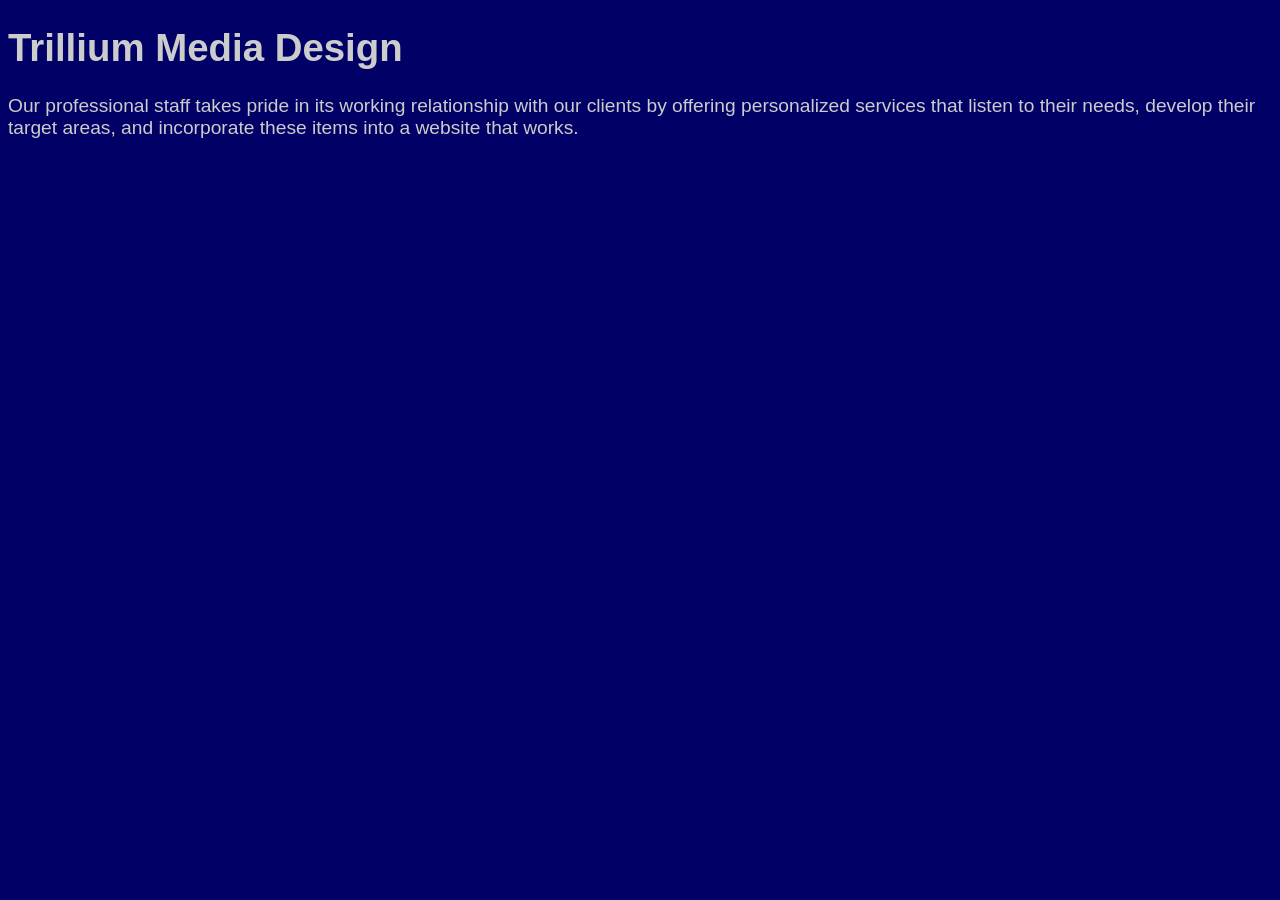
<file: x.html>
<!DOCTYPE html>
<html lang="en">
    <head>
        <title>Trillium Media Design</title>
        <meta charset="utf-8">
        <style>
        body { background-color: #000066;
        color: #CCCCCC;
        font-family: Arial,sans-serif;
        font-size: 1.2em; }

        </style> <!-- add forward slash  -->


    </head>
    <body>

        <header><h1>Trillium Media Design</h1></header>

        <main>
        <p>Our professional staff takes pride in its working relationship with our clients
        by offering personalized services that listen to their needs, develop their target
        areas, and incorporate these items into a website that works.</p>
        </main>
    </body>


</html>
</file>
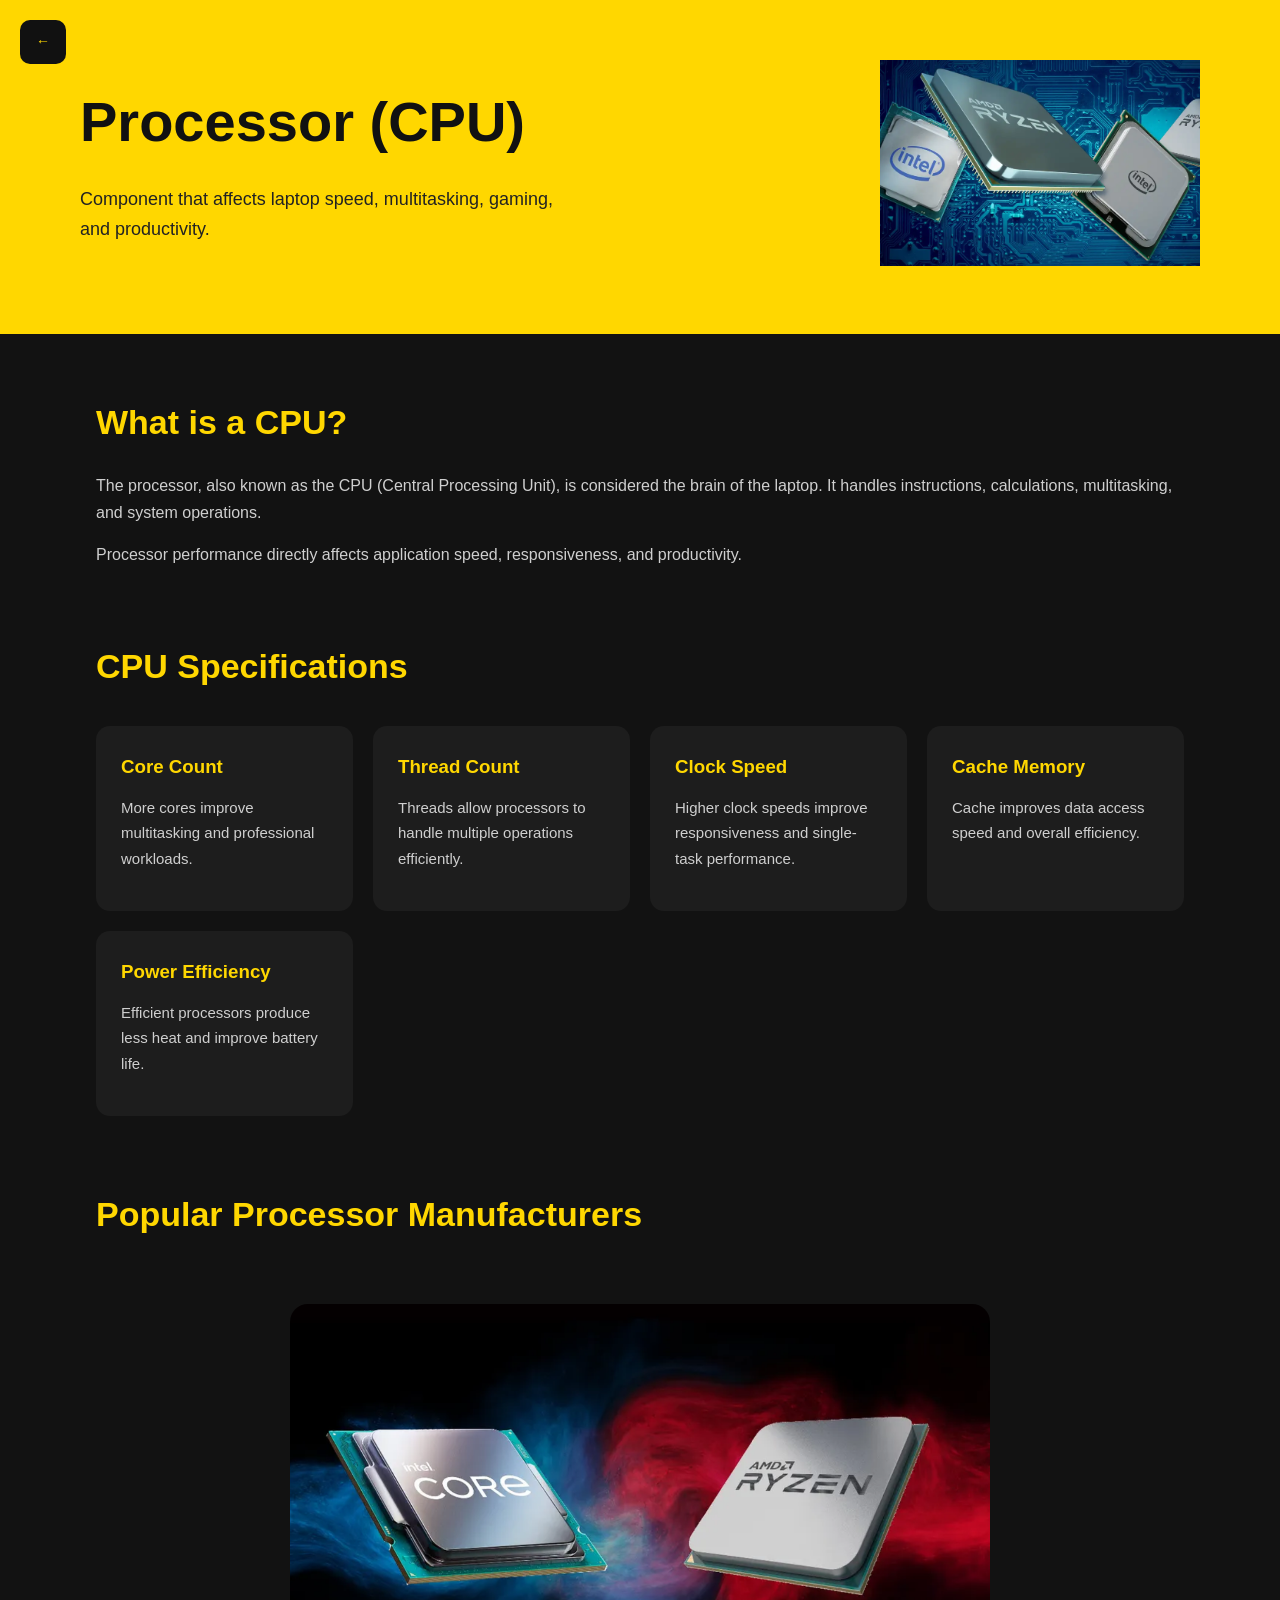
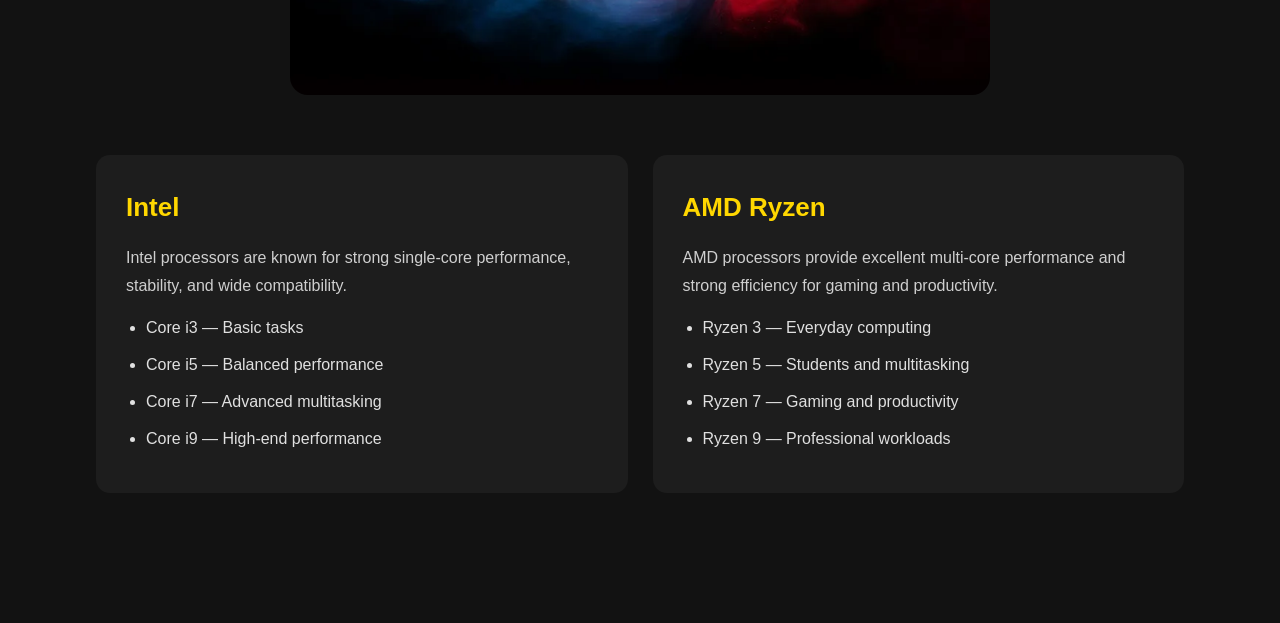
<file: project/cpu.html>
<!DOCTYPE html>
<html lang="en">

<head>
    <meta charset="UTF-8">
    <meta name="viewport" content="width=device-width, initial-scale=1.0">
    <title>CPU Analysis</title>

    <style>
        *{
            margin: 0;
            padding: 0;
            box-sizing: border-box;
        }

        body{
            background-color: #121212;
            color: #e0e0e0;
            font-family: Arial, Helvetica, sans-serif;
            line-height: 1.7;
        }

        .back-home{
            width: 85%;
            margin: 20px auto 0 auto;
        }

        .home-btn{
            display: inline-block;
            padding: 10px 18px;
            background-color: #1d1d1d;
            color: #ffd700;
            text-decoration: none;
            border-radius: 10px;
            transition: 0.3s;
            font-weight: 500;
        }

        .home-btn:hover{
            background-color: #2a2a2a;
            transform: translateY(-2px);
        }

        .hero{
            background-color: #ffd700;
            padding: 60px 80px;
            position: relative;
        }

        /* return button */
        .back-btn{
            position: absolute;
            top: 20px;
            left: 20px;

            padding: 10px 16px;
            background: #111;
            color: #ffd700;
            text-decoration: none;
            border-radius: 10px;
            font-size: 14px;
            transition: 0.2s;
        }

        .back-btn:hover{
            transform: translateY(-2px);
        }

        /* layout */
        .hero-content{
            display: flex;
            align-items: center;
            justify-content: space-between;
            gap: 40px;
        }

        /* text block */
        .hero-text{
            max-width: 500px;
        }

        .hero-text h1{
            font-size: 56px;
            color: #111;
            margin-bottom: 15px;
        }

        .hero-text p{
            font-size: 18px;
            color: #222;
        }

        /* image */
        .hero-image img{
            width: 320px;
            max-width: 100%;
            object-fit: contain;
        }

        .container{
            width: 85%;
            margin: auto;
            padding: 60px 0;
        }

        .section{
            margin-bottom: 70px;
        }

        h2{
            color: #ffd700;
            font-size: 34px;
            margin-bottom: 20px;
        }

        p{
            color: #cfcfcf;
            margin-bottom: 15px;
        }

        /* CPU Specification Cards  --------------------*/

        .spec-grid{
            display: grid;
            grid-template-columns: repeat(auto-fit, minmax(220px, 1fr));
            gap: 20px;
            margin-top: 30px;
        }

        .spec-card{
            background-color: #1d1d1d;
            padding: 25px;
            border-radius: 14px;
            transition: 0.3s;
        }

        .spec-card:hover{
            transform: translateY(-5px);
        }

        .spec-card h3{
            color: #ffd700;
            margin-bottom: 12px;
        }

        .spec-card p{
            font-size: 15px;
        }

        /* CPUs Image --------------------------------------------- */

        .cpu-image-section{
            width: 100%;
            display: flex;
            justify-content: center;
            margin: 60px 0;
        }

        .cpu-image-section img{
            width: 70%;
            max-width: 700px;
            border-radius: 18px;
            object-fit: cover;
        }

        /* Brands */

        .brands{
            display: grid;
            grid-template-columns: repeat(auto-fit, minmax(320px, 1fr));
            gap: 25px;
            margin-top: 30px;
        }

        .brand-box{
            background-color: #1d1d1d;
            padding: 30px;
            border-radius: 14px;
        }

        .brand-box h3{
            color: #ffd700;
            margin-bottom: 15px;
            font-size: 26px;
        }

        .brand-box ul{
            padding-left: 20px;
            margin-top: 15px;
        }

        .brand-box li{
            margin-bottom: 10px;
        }
    </style>
</head>

<body>

    <!--======================================================================================-->
    <!--======================================================================================-->
    <!--======================================================================================-->

    <div class="hero">


        <div class="hero-content">
        <a href="LaptopComponentAnalysis.html" class="back-btn">←</a>

            <div class="hero-text">
                <h1>Processor (CPU)</h1>

                <p>
                    Component that affects laptop speed, multitasking, gaming, and productivity.
                </p>
            </div>

            <div class="hero-image">
                <img src="cpu.png" alt="CPU">
            </div>

        </div>

    </div>


    <div class="container">

        <!-- Introduction -->

        <div class="section">

            <h2>What is a CPU?</h2>

            <p>
                The processor, also known as the CPU
                (Central Processing Unit), is considered the
                brain of the laptop. It handles instructions,
                calculations, multitasking, and system operations.
            </p>

            <p>
                Processor performance directly affects application speed,
                responsiveness, and productivity.
            </p>

        </div>



        <!-- Specifications -->

        <div class="section">

            <h2>CPU Specifications</h2>

            <div class="spec-grid">

                <div class="spec-card">
                    <h3>Core Count</h3>

                    <p>
                        More cores improve multitasking
                        and professional workloads.
                    </p>
                </div>


                <div class="spec-card">
                    <h3>Thread Count</h3>

                    <p>
                        Threads allow processors to handle
                        multiple operations efficiently.
                    </p>
                </div>


                <div class="spec-card">
                    <h3>Clock Speed</h3>

                    <p>
                        Higher clock speeds improve responsiveness
                        and single-task performance.
                    </p>
                </div>


                <div class="spec-card">
                    <h3>Cache Memory</h3>

                    <p>
                        Cache improves data access speed
                        and overall efficiency.
                    </p>
                </div>


                <div class="spec-card">
                    <h3>Power Efficiency</h3>

                    <p>
                        Efficient processors produce less heat
                        and improve battery life.
                    </p>
                </div>

            </div>

        </div>




        <!-- Processor Brands -->

        <div class="section">

            <h2>Popular Processor Manufacturers</h2>


            <!-- cpu Image -->

            <div class="cpu-image-section">

                <img src="v.s..png" alt="CPU Brands">

            </div>



            <div class="brands">

                <!-- Intel -->

                <div class="brand-box">

                    <h3>Intel</h3>

                    <p>
                        Intel processors are known for strong
                        single-core performance, stability,
                        and wide compatibility.
                    </p>

                    <ul>
                        <li>Core i3 — Basic tasks</li>
                        <li>Core i5 — Balanced performance</li>
                        <li>Core i7 — Advanced multitasking</li>
                        <li>Core i9 — High-end performance</li>
                    </ul>

                </div>



                <!-- AMD -->

                <div class="brand-box">

                    <h3>AMD Ryzen</h3>

                    <p>
                        AMD processors provide excellent
                        multi-core performance and strong efficiency
                        for gaming and productivity.
                    </p>

                    <ul>
                        <li>Ryzen 3 — Everyday computing</li>
                        <li>Ryzen 5 — Students and multitasking</li>
                        <li>Ryzen 7 — Gaming and productivity</li>
                        <li>Ryzen 9 — Professional workloads</li>
                    </ul>

                </div>

            </div>

        </div>

    </div>

</body>

</html>
</file>
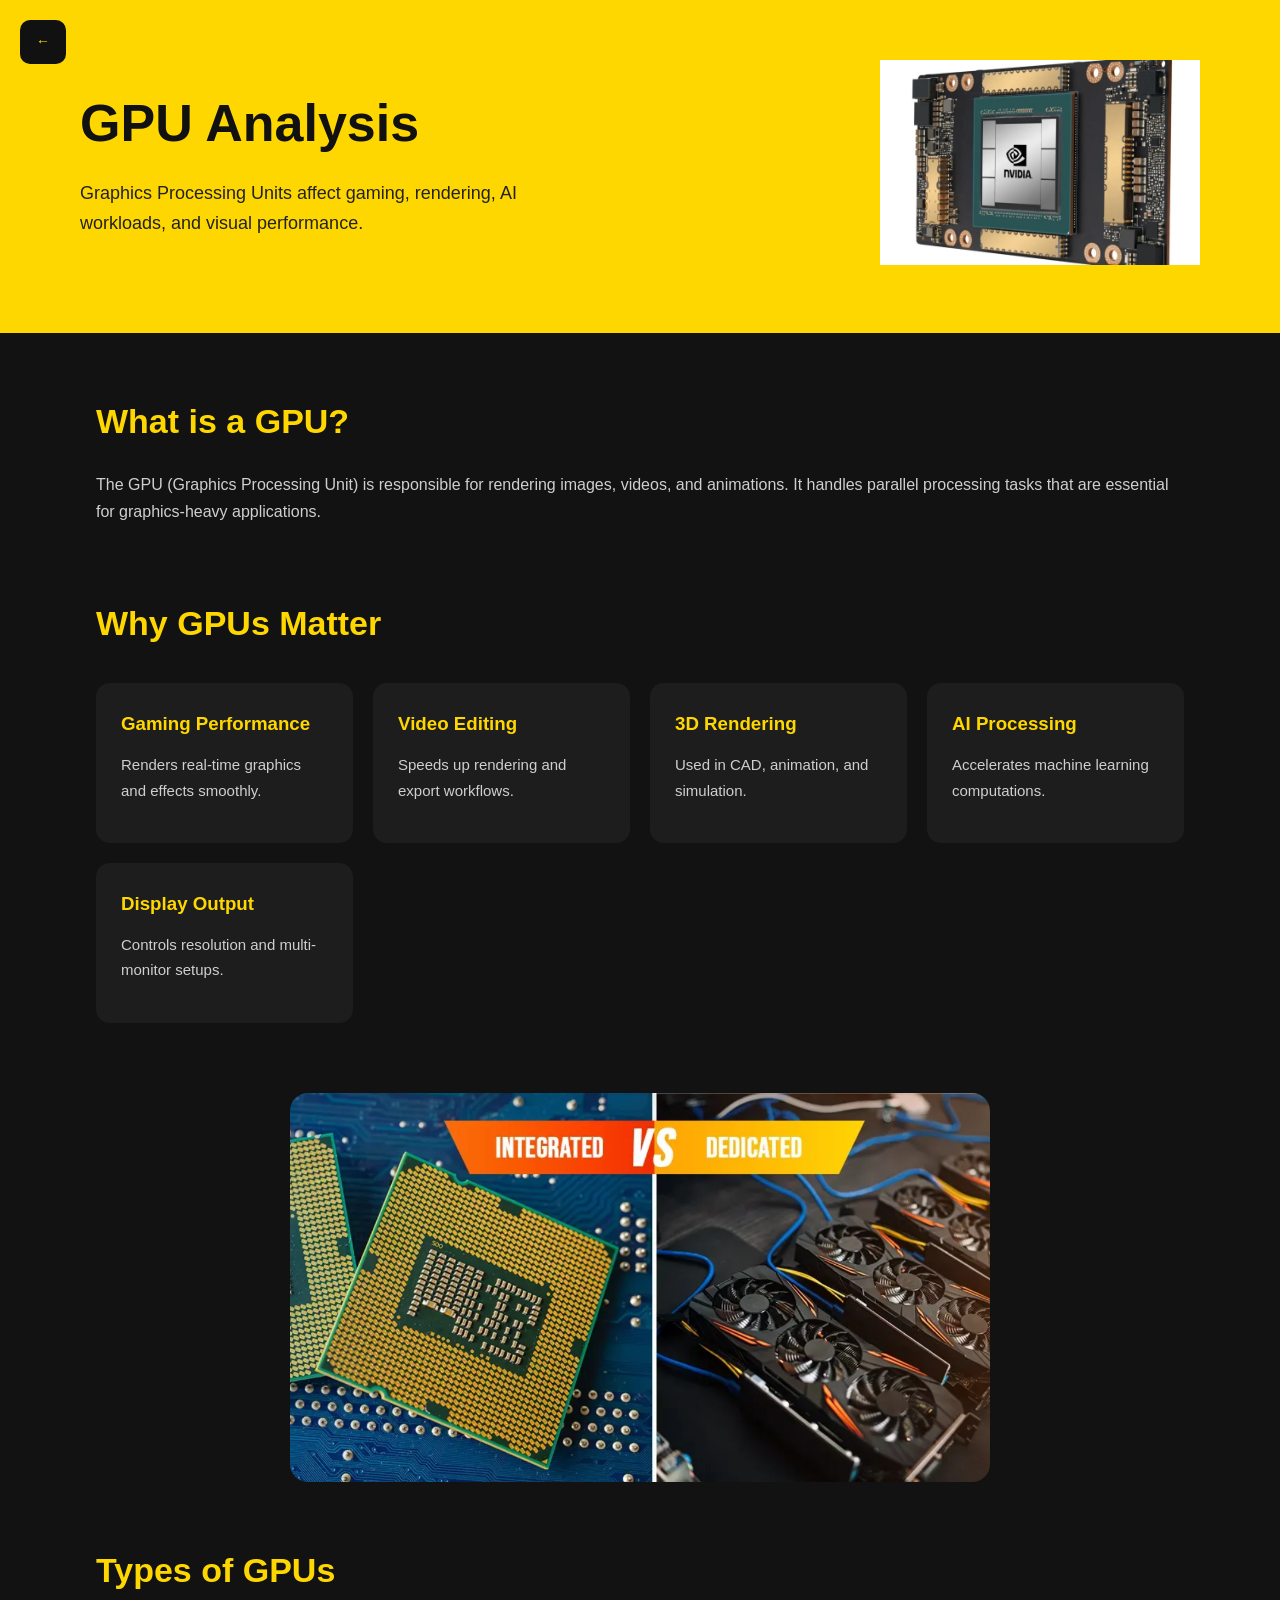
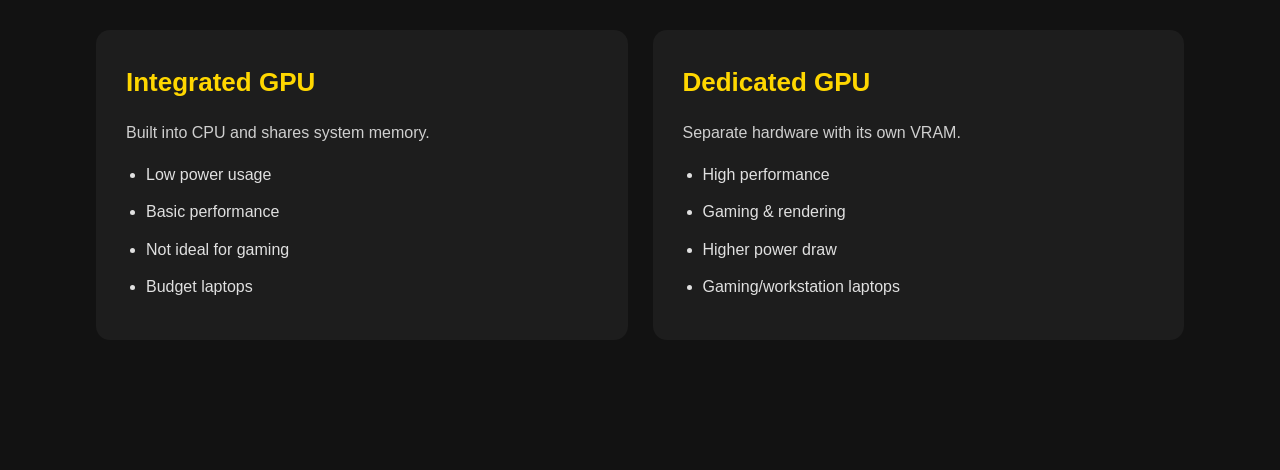
<file: project/gpu.html>
<!DOCTYPE html>
<html lang="en">

<head>
    <meta charset="UTF-8">
    <meta name="viewport" content="width=device-width, initial-scale=1.0">
    <title>GPU Analysis</title>

    <style>
        * {
            margin: 0;
            padding: 0;
            box-sizing: border-box;
        }

        body {
            background-color: #121212;
            color: #e0e0e0;
            font-family: Arial, Helvetica, sans-serif;
            line-height: 1.7;
        }

        /* HERO (MATCHED WITH GUIDE 101) */
        .hero {
            background-color: #ffd700;
            padding: 60px 80px;
            position: relative;
        }

        .hero-content {
            display: flex;
            align-items: center;
            justify-content: space-between;
            gap: 40px;
        }

        .hero-text h1 {
            color: #111;
            font-size: 52px;
            margin-bottom: 10px;
        }

        .hero-text p {
            color: #222;
            font-size: 18px;
            max-width: 500px;
        }

        .hero-image img {
            width: 320px;
            max-width: 100%;
            object-fit: contain;
        }

        /* BACK BUTTON (same behavior as guide page) */
        .back-btn {
            position: absolute;
            top: 20px;
            left: 20px;

            padding: 10px 16px;
            background: #111;
            color: #ffd700;
            text-decoration: none;
            border-radius: 10px;
            font-size: 14px;
            transition: 0.2s;
        }

        .back-btn:hover {
            transform: translateY(-2px);
        }

        /* MAIN CONTAINER */
        .container {
            width: 85%;
            margin: auto;
            padding: 60px 0;
        }

        .section {
            margin-bottom: 70px;
        }

        h2 {
            color: #ffd700;
            font-size: 34px;
            margin-bottom: 20px;
        }

        p {
            color: #cfcfcf;
            margin-bottom: 15px;
        }

        /* CARDS */
        .card-grid {
            display: grid;
            grid-template-columns: repeat(auto-fit, minmax(240px, 1fr));
            gap: 20px;
            margin-top: 30px;
        }

        .card {
            background-color: #1d1d1d;
            padding: 25px;
            border-radius: 14px;
            transition: 0.3s;
        }

        .card:hover {
            transform: translateY(-5px);
        }

        .card h3 {
            color: #ffd700;
            margin-bottom: 12px;
        }

        .card p {
            font-size: 15px;
        }

        /* IMAGE SECTION (same as guide page) */
        .middle-image {
            width: 100%;
            display: flex;
            justify-content: center;
            margin: 60px 0;
        }

        .middle-image img {
            width: 70%;
            max-width: 700px;
            border-radius: 18px;
            object-fit: cover;
        }

        /* GPU BOX GRID */
        .gpu-grid {
            display: grid;
            grid-template-columns: repeat(auto-fit, minmax(320px, 1fr));
            gap: 25px;
            margin-top: 30px;
        }

        .gpu-box {
            background-color: #1d1d1d;
            padding: 30px;
            border-radius: 14px;
        }

        .gpu-box h3 {
            color: #ffd700;
            margin-bottom: 15px;
            font-size: 26px;
        }

        .gpu-box ul {
            padding-left: 20px;
            margin-top: 15px;
        }

        .gpu-box li {
            margin-bottom: 10px;
        }

    </style>

</head>

<body>

    <!-- HERO (IDENTICAL STRUCTURE TO GUIDE PAGE) -->
    <div class="hero">

        <a href="LaptopComponentAnalysis.html" class="back-btn">←</a>

        <div class="hero-content">

            <div class="hero-text">
                <h1>GPU Analysis</h1>
                <p>
                    Graphics Processing Units affect gaming,
                    rendering, AI workloads, and visual performance.
                </p>
            </div>

            <div class="hero-image">
                <img src="gpu.png" alt="GPU">
            </div>

        </div>

    </div>

    <!-- MAIN CONTENT -->
    <div class="container">

        <div class="section">
            <h2>What is a GPU?</h2>
            <p>
                The GPU (Graphics Processing Unit) is responsible for rendering images,
                videos, and animations. It handles parallel processing tasks that are
                essential for graphics-heavy applications.
            </p>
        </div>

        <div class="section">
            <h2>Why GPUs Matter</h2>

            <div class="card-grid">

                <div class="card">
                    <h3>Gaming Performance</h3>
                    <p>Renders real-time graphics and effects smoothly.</p>
                </div>

                <div class="card">
                    <h3>Video Editing</h3>
                    <p>Speeds up rendering and export workflows.</p>
                </div>

                <div class="card">
                    <h3>3D Rendering</h3>
                    <p>Used in CAD, animation, and simulation.</p>
                </div>

                <div class="card">
                    <h3>AI Processing</h3>
                    <p>Accelerates machine learning computations.</p>
                </div>

                <div class="card">
                    <h3>Display Output</h3>
                    <p>Controls resolution and multi-monitor setups.</p>
                </div>

            </div>
        </div>

        <div class="middle-image">
            <img src="gpu.v.s.png" alt="GPU comparison">
        </div>

        <div class="section">
            <h2>Types of GPUs</h2>

            <div class="gpu-grid">

                <div class="gpu-box">
                    <h3>Integrated GPU</h3>
                    <p>Built into CPU and shares system memory.</p>
                    <ul>
                        <li>Low power usage</li>
                        <li>Basic performance</li>
                        <li>Not ideal for gaming</li>
                        <li>Budget laptops</li>
                    </ul>
                </div>

                <div class="gpu-box">
                    <h3>Dedicated GPU</h3>
                    <p>Separate hardware with its own VRAM.</p>
                    <ul>
                        <li>High performance</li>
                        <li>Gaming & rendering</li>
                        <li>Higher power draw</li>
                        <li>Gaming/workstation laptops</li>
                    </ul>
                </div>

            </div>

        </div>

    </div>

</body>
</html>
</file>
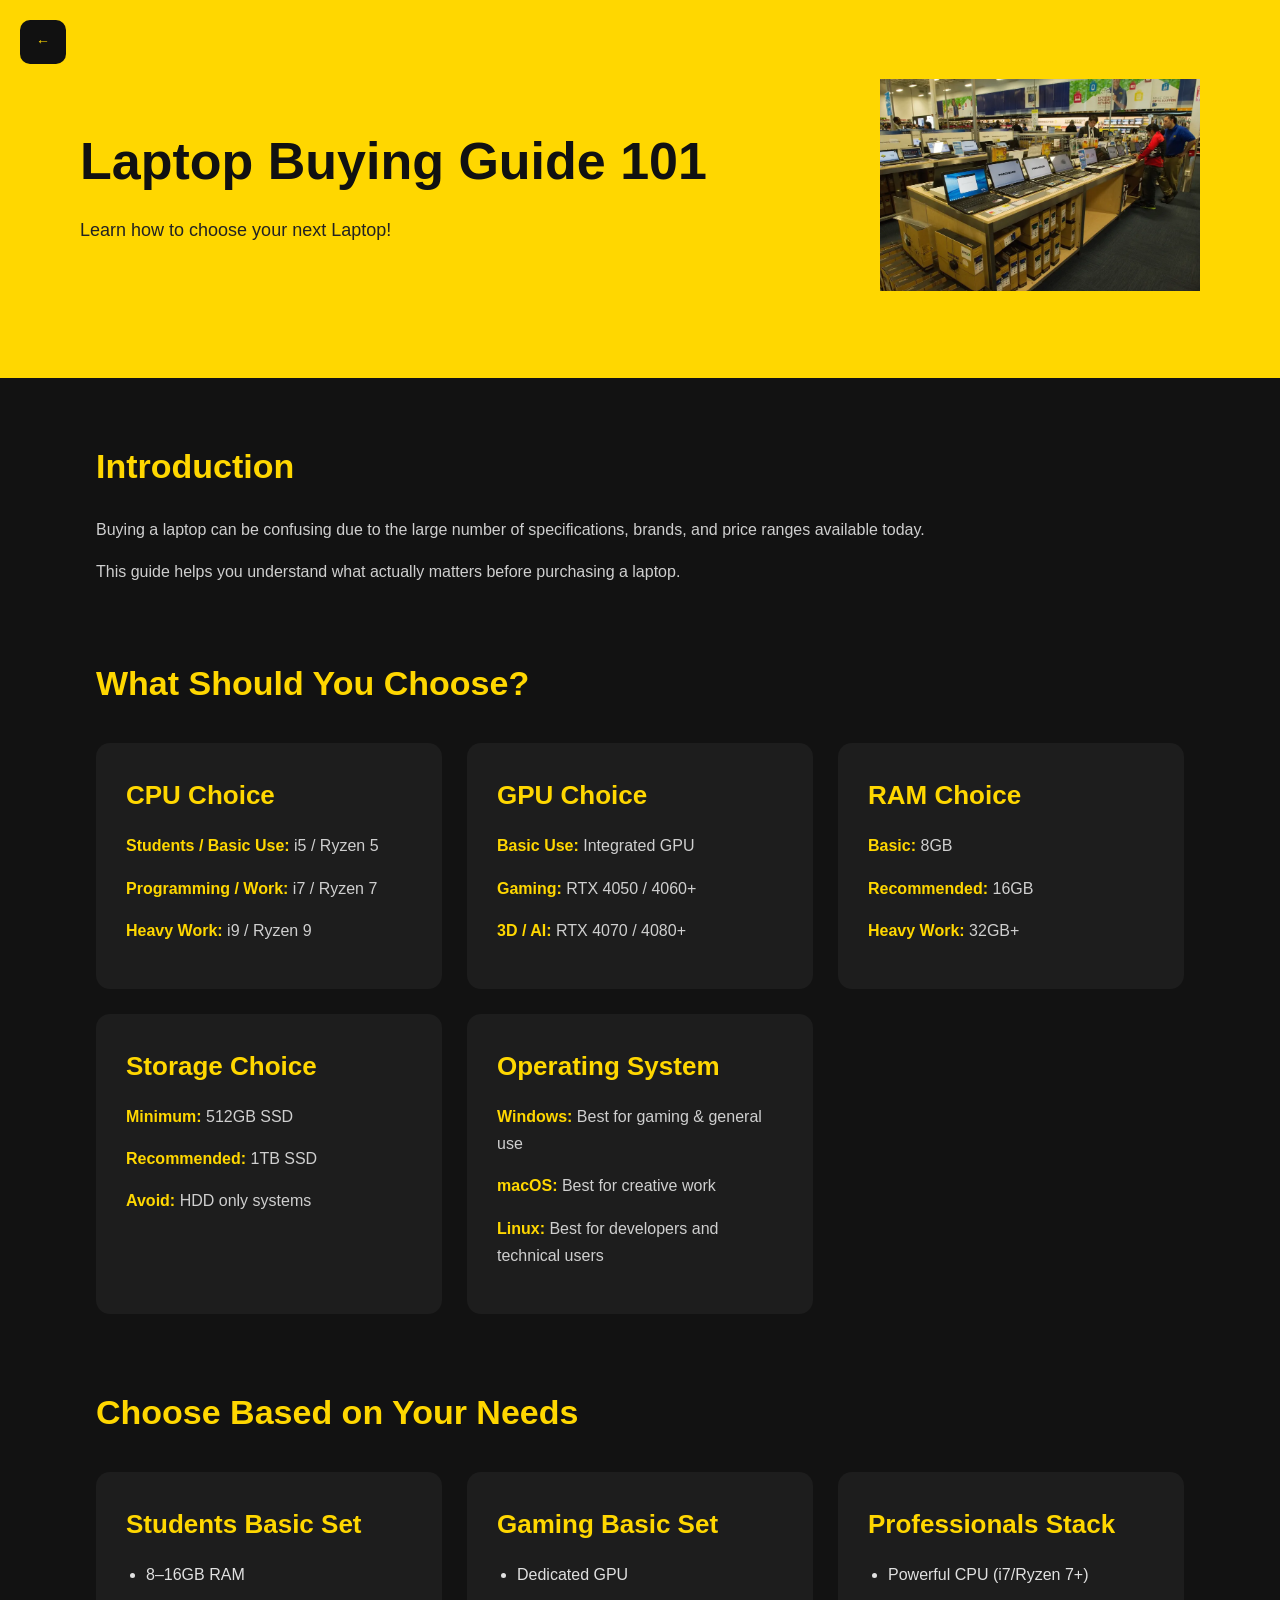
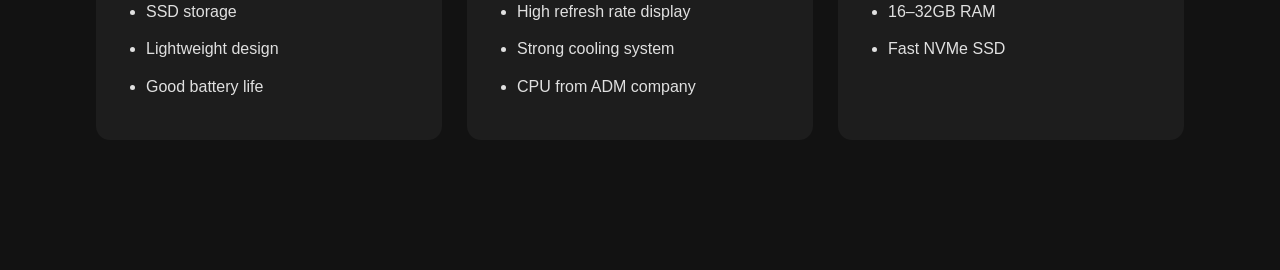
<file: project/guide101.html>
<!DOCTYPE html>
<html lang="en">

<head>
    <meta charset="UTF-8">
    <meta name="viewport" content="width=device-width, initial-scale=1.0">
    <title>Laptop Buying Guide 101</title>

    <style>
        *{
            margin: 0;
            padding: 0;
            box-sizing: border-box;
        }

        body{
            background-color: #121212;
            color: #e0e0e0;
            font-family: Arial, Helvetica, sans-serif;
            line-height: 1.7;
        }

        /* Hero Section */

        .hero{
            background-color: #ffd700;
            padding: 60px 80px;
            position: relative;
        }

        /* return button */
        .back-btn{
            position: absolute;
            top: 20px;
            left: 20px;

            padding: 10px 16px;
            background: #111;
            color: #ffd700;
            text-decoration: none;
            border-radius: 10px;
            font-size: 14px;
            transition: 0.2s;
        }

        .back-btn:hover{
            transform: translateY(-2px);
        }

        /* layout */
        .hero-content{
            display: flex;
            align-items: center;
            justify-content: space-between;
            gap: 40px;
        }

        .hero-text h1{
            color: #111;
            font-size: 52px;
            margin-bottom: 10px;
        }

        .hero-text p{
            color: #222;
            font-size: 18px;
            max-width: 500px;
        }

        .hero img{
            height: 250px;
            width: auto;
            object-fit: contain;
        }

        /* image */
        .hero-image img{
            width: 320px;
            max-width: 100%;
            object-fit: contain;
        }
        /* Main Container */

        .container{
            width: 85%;
            margin: auto;
            padding: 60px 0;
        }

        .section{
            margin-bottom: 70px;
        }

        h2{
            color: #ffd700;
            font-size: 34px;
            margin-bottom: 20px;
        }

        p{
            color: #cfcfcf;
            margin-bottom: 15px;
        }

        /* Cards */

        .card-grid{
            display: grid;
            grid-template-columns: repeat(auto-fit, minmax(240px, 1fr));
            gap: 20px;
            margin-top: 30px;
        }

        .card{
            background-color: #1d1d1d;
            padding: 25px;
            border-radius: 14px;
            transition: 0.3s;
        }

        .card:hover{
            transform: translateY(-5px);
        }

        .card h3{
            color: #ffd700;
            margin-bottom: 12px;
        }

        .card p{
            font-size: 15px;
        }

        /* Middle Image */

        .middle-image{
            width: 100%;
            display: flex;
            justify-content: center;
            margin: 60px 0;
        }

        .middle-image img{
            width: 70%;
            max-width: 700px;
            border-radius: 18px;
            object-fit: cover;
        }

        /* Guide Boxes

        .guide-grid{
            display: grid;
            grid-template-columns: repeat(auto-fit, minmax(320px, 1fr));
            gap: 25px;
            margin-top: 30px;
        }

        .guide-box{
            background-color: #1d1d1d;
            padding: 30px;
            border-radius: 14px;
        }

        .guide-box h3{
            color: #ffd700;
            margin-bottom: 15px;
            font-size: 26px;
        }

        .guide-box ul{
            padding-left: 20px;
            margin-top: 15px;
        }

        .guide-box li{
            margin-bottom: 10px;
        } */


                /* GUIDE BOXES */
        .guide-grid {
            display: grid;
            grid-template-columns: repeat(auto-fit, minmax(320px, 1fr));
            gap: 25px;
            margin-top: 30px;
        }

        .guide-box {
            background-color: #1d1d1d;
            padding: 30px;
            border-radius: 14px;
        }

        .guide-box h3 {
            color: #ffd700;
            margin-bottom: 15px;
            font-size: 26px;
        }

        .guide-box ul {
            padding-left: 20px;
            margin-top: 15px;
        }

        .guide-box li {
            margin-bottom: 10px;
        }

        .highlight {
            color: #ffd700;
            font-weight: bold;
        }
    </style>

</head>

<body>


    <!--======================================================================================-->
    <!--======================================================================================-->
    <!--======================================================================================-->


    <div class="hero">


        <div class="hero-content">
        <a href="LaptopComponentAnalysis.html" class="back-btn">←</a>

            <div class="hero-text">
                <h1>Laptop Buying Guide 101</h1>

                <p>
                    Learn how to choose your next Laptop!
                </p>
            </div>

            <div class="hero-image">
                <img src="venue.png" alt="CPU">
            </div>

        </div>

    </div>


    <div class="container">

        <!-- Introduction -->

        <div class="section">

            <h2>Introduction</h2>

            <p>
                Buying a laptop can be confusing due to the large number of specifications,
                brands, and price ranges available today.
            </p>

            <p>
                This guide helps you understand what actually matters before purchasing a laptop.
            </p>

        </div>



        <!-- CHOOSING GUIDE -->
        <div class="section">
            <h2>What Should You Choose?</h2>

            <div class="guide-grid">

                <!-- CPU -->
                <div class="guide-box">
                    <h3>CPU Choice</h3>
                    <p><span class="highlight">Students / Basic Use:</span> i5 / Ryzen 5</p>
                    <p><span class="highlight">Programming / Work:</span> i7 / Ryzen 7</p>
                    <p><span class="highlight">Heavy Work:</span> i9 / Ryzen 9</p>
                </div>

                <!-- GPU -->
                <div class="guide-box">
                    <h3>GPU Choice</h3>
                    <p><span class="highlight">Basic Use:</span> Integrated GPU</p>
                    <p><span class="highlight">Gaming:</span> RTX 4050 / 4060+</p>
                    <p><span class="highlight">3D / AI:</span> RTX 4070 / 4080+</p>
                </div>

                <!-- RAM -->
                <div class="guide-box">
                    <h3>RAM Choice</h3>
                    <p><span class="highlight">Basic:</span> 8GB</p>
                    <p><span class="highlight">Recommended:</span> 16GB</p>
                    <p><span class="highlight">Heavy Work:</span> 32GB+</p>
                </div>

                <!-- STORAGE -->
                <div class="guide-box">
                    <h3>Storage Choice</h3>
                    <p><span class="highlight">Minimum:</span> 512GB SSD</p>
                    <p><span class="highlight">Recommended:</span> 1TB SSD</p>
                    <p><span class="highlight">Avoid:</span> HDD only systems</p>
                </div>

                <!-- OS -->
                <div class="guide-box">
                    <h3>Operating System</h3>
                    <p><span class="highlight">Windows:</span> Best for gaming & general use</p>
                    <p><span class="highlight">macOS:</span> Best for creative work</p>
                    <p><span class="highlight">Linux:</span> Best for developers and technical users</p>
                </div>

            </div>
        </div>





        <!-- Usage Guide -->

        <div class="section">

            <h2>Choose Based on Your Needs</h2>

            <div class="guide-grid">

                <div class="guide-box">

                    <h3>Students Basic Set</h3>

                    <ul>
                        <li>8–16GB RAM</li>
                        <li>SSD storage</li>
                        <li>Lightweight design</li>
                        <li>Good battery life</li>
                    </ul>

                </div>



                <div class="guide-box">

                    <h3>Gaming Basic Set</h3>

                    <ul>
                        <li>Dedicated GPU</li>
                        <li>High refresh rate display</li>
                        <li>Strong cooling system</li>
                        <li>CPU from ADM company</li>
                    </ul>

                </div>



                <div class="guide-box">

                    <h3>Professionals Stack</h3>

                    <ul>
                        <li>Powerful CPU (i7/Ryzen 7+)</li>
                        <li>16–32GB RAM</li>
                        <li>Fast NVMe SSD</li>
                    </ul>

                </div>

            </div>

        </div>

    </div>

</body>

</html>
</file>
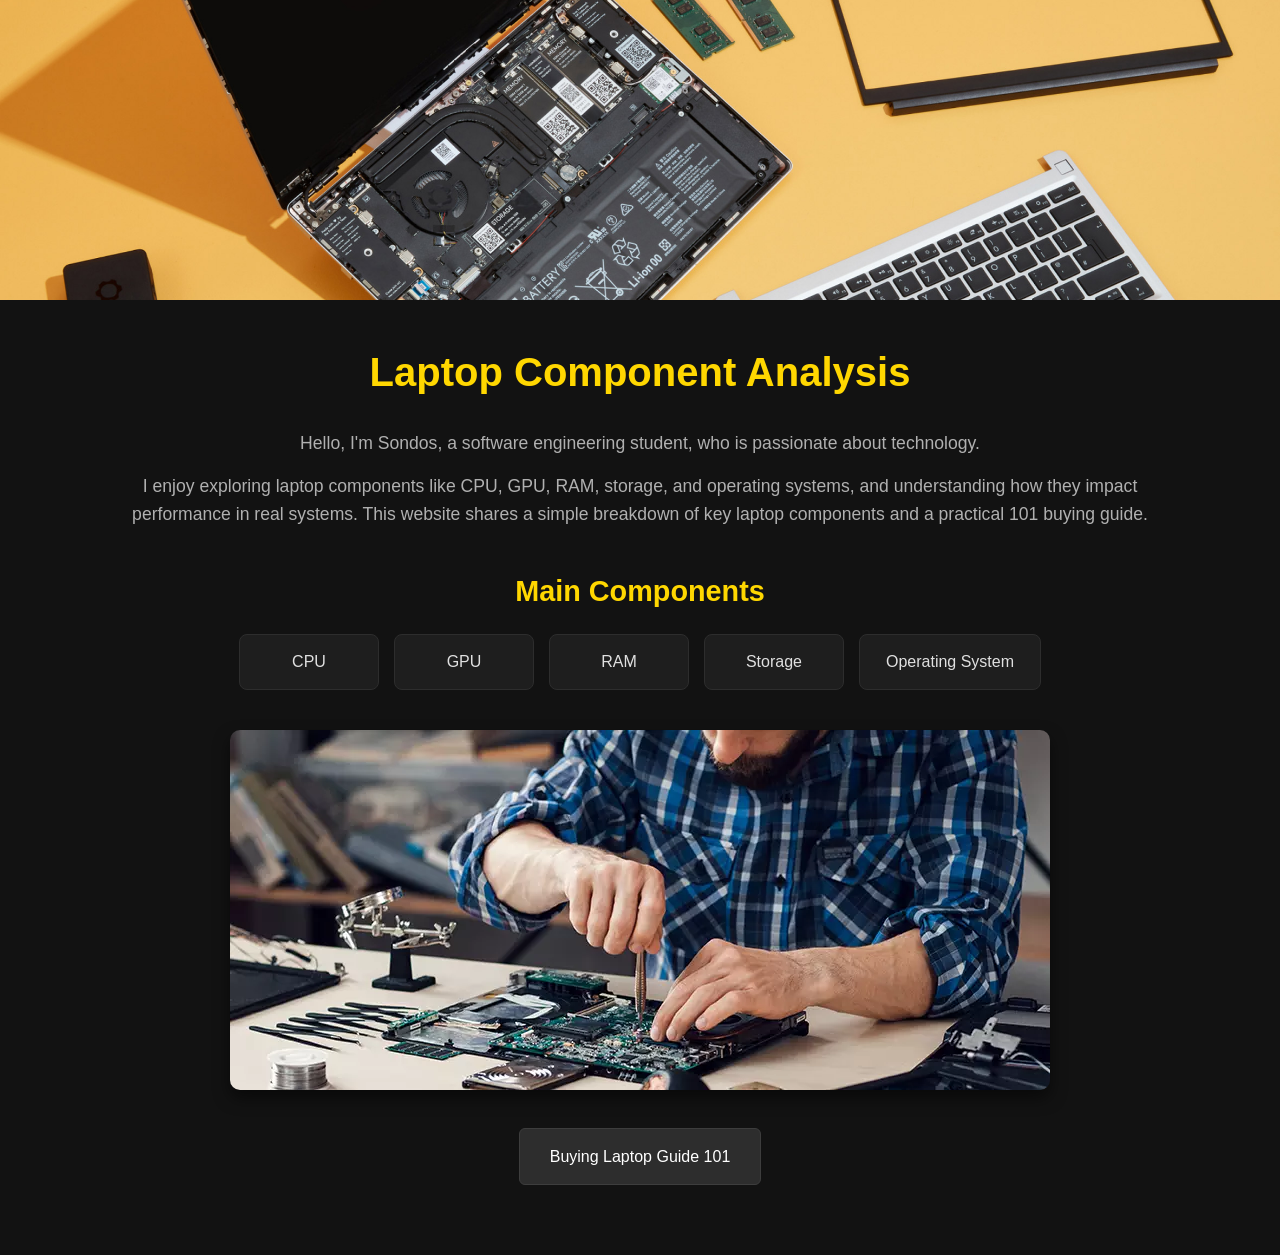
<file: project/LaptopComponentAnalysis.html>
<!DOCTYPE html>
<html lang="en">
<head>
    <meta charset="UTF-8">
    <meta name="viewport" content="width=device-width, initial-scale=1.0">
    <title>Laptop Component Analysis</title>

    <style>
        * {
            margin: 0;
            padding: 0;
            box-sizing: border-box;
        }

        body {
            background-color: #121212;
            color: #e0e0e0;
            font-family: 'Segoe UI', Tahoma, Geneva, Verdana, sans-serif;
            line-height: 1.6;
        }

        .hero-banner {
            width: 100%;
            height: 300px;
            background-image: url('background top , yellow.jpg');
            background-size: cover;
            background-position: center;
        }

        .container {
            max-width: 1100px;
            margin: 0 auto;
            padding: 40px 20px;
        }

        h1 {
            color: #ffd700;
            font-size: 2.5rem;
            text-align: center;
            margin-bottom: 25px;
        }

        p {
            color: #b0b0b0;
            font-size: 1.1rem;
            margin-bottom: 15px;
        }

        /* INTRO */
        .intro-section {
            margin-bottom: 40px;
            text-align: center;
        }

        /* COMPONENTS (NEW CLEAN LAYOUT) */
        .components-title {
            text-align: center;
            color: #ffd700;
            margin-bottom: 20px;
            font-size: 1.8rem;
        }

        .components-grid {
            display: flex;
            justify-content: center;
            flex-wrap: wrap;
            gap: 15px;
            margin-bottom: 40px;
        }

        .components-grid a {
            text-decoration: none;
            color: #e0e0e0;
            background-color: #1e1e1e;
            padding: 14px 26px;
            border-radius: 8px;
            border: 1px solid #2d2d2d;
            transition: all 0.25s ease;
            min-width: 140px;
            text-align: center;
        }

        .components-grid a:hover {
            background-color: #ffd700;
            color: #121212;
            border-color: #ffd700;
            transform: translateY(-3px);
        }

        /* GUIDE BUTTON */
        .guide {
            display: block;
            text-align: center;
            margin: 30px auto;
            width: fit-content;

            color: white;
            background-color: #2d2d2d;
            padding: 15px 30px;
            border-radius: 6px;
            border: 1px solid #3d3d3d;
            transition: all 0.3s ease;
            text-decoration: none;
        }

        .guide:hover {
            background-color: #ffd700;
            color: #121212;
            border-color: #ffd700;
        }

        /* IMAGE */
        .image-section {
            text-align: center;
            margin-top: 40px;
        }

        .image-section img {
            max-width: 100%;
            border-radius: 10px;
            box-shadow: 0 8px 16px rgba(0, 0, 0, 0.5);
        }
    </style>
</head>

<body>

    <div class="hero-banner"></div>

    <div class="container">

        <h1>Laptop Component Analysis</h1>

        <div class="intro-section">
            <p>
                Hello, I'm Sondos, a software engineering student, who is passionate about technology.
            </p>
            <p>
                I enjoy exploring laptop components like CPU, GPU, RAM, storage, and operating systems,
                and understanding how they impact performance in real systems.
                This website shares a simple breakdown of key laptop components and a practical 101 buying guide.
            </p>
        </div>

        <h2 class="components-title">Main Components</h2>

        <div class="components-grid">
            <a href="cpu.html">CPU</a>
            <a href="gpu.html">GPU</a>
            <a href="ram.html">RAM</a>
            <a href="storage.html">Storage</a>
            <a href="os.html">Operating System</a>
        </div>
    
        <div class="image-section">
            <img src="tecnico-em-eletronica.webp" alt="Technical Electronics">
        </div>
        <a href="guide101.html" class="guide">Buying Laptop Guide 101</a>

     

    </div>

</body>
</html>
</file>
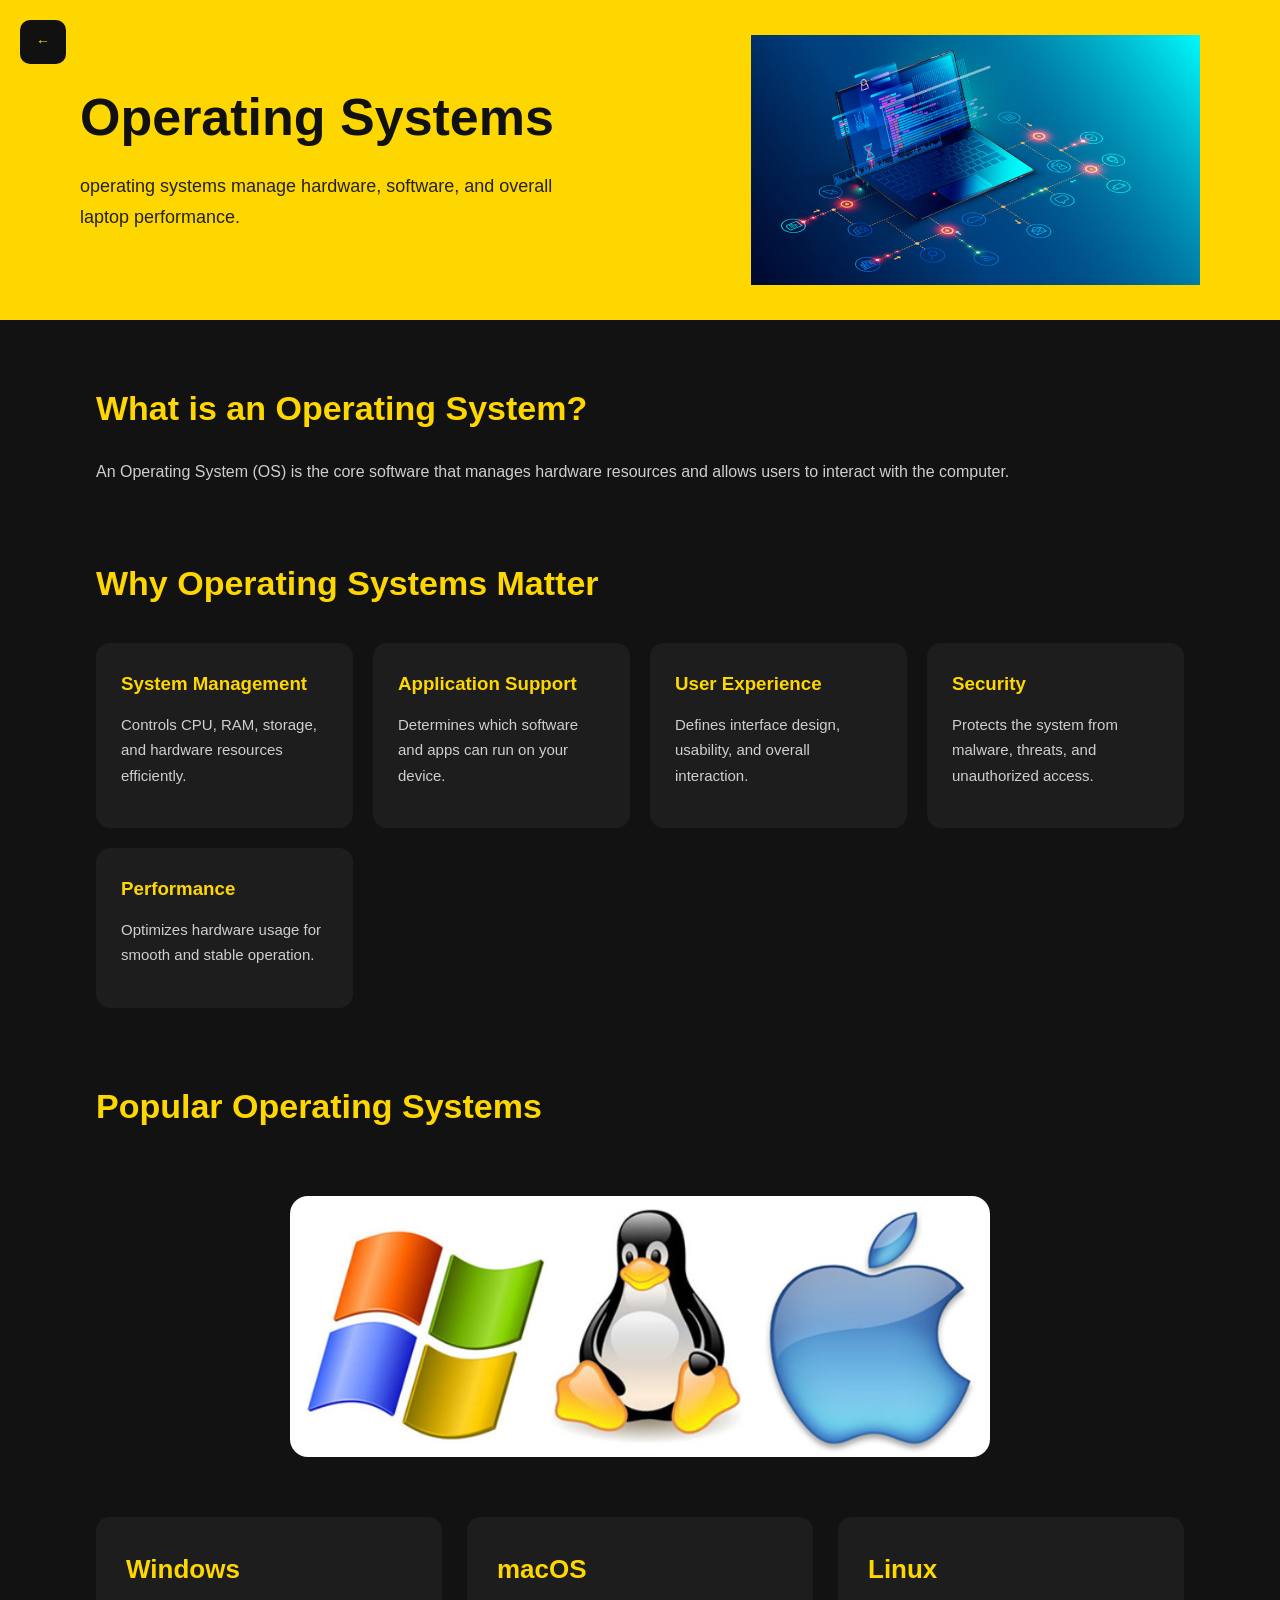
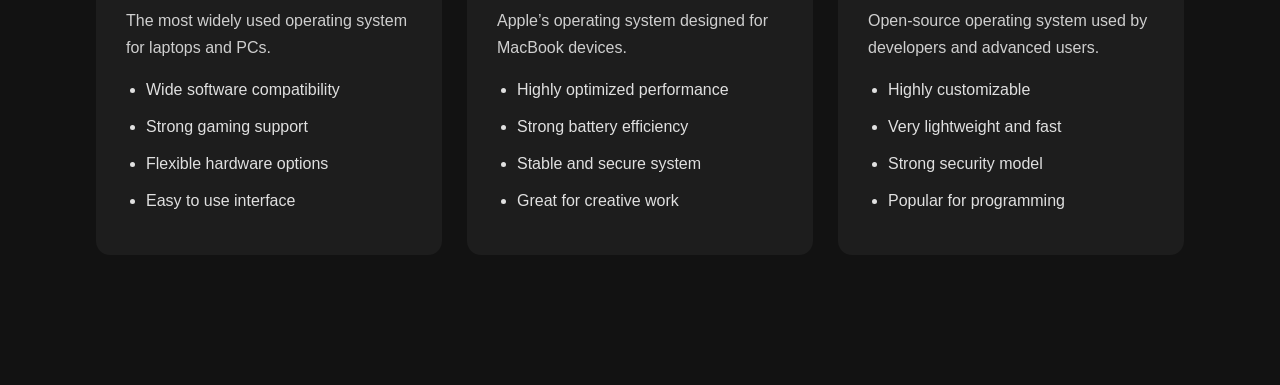
<file: project/os.html>
<!DOCTYPE html>
<html lang="en">

<head>
    <meta charset="UTF-8">
    <meta name="viewport" content="width=device-width, initial-scale=1.0">
    <title>Operating Systems Analysis</title>

    <style>
        *{
            margin: 0;
            padding: 0;
            box-sizing: border-box;
        }

        body{
            background-color: #121212;
            color: #e0e0e0;
            font-family: Arial, Helvetica, sans-serif;
            line-height: 1.7;
        }

        /* Hero Section */

        .hero{
            background-color: #ffd700;
            height: 320px;

            display: flex;
            align-items: center;
            justify-content: space-between;

            padding: 40px 80px;
            overflow: hidden;
        }

        .hero-text h1{
            color: #111;
            font-size: 52px;
            margin-bottom: 10px;
        }

        .hero-text p{
            color: #222;
            font-size: 18px;
            max-width: 500px;
        }

        .hero img{
            height: 250px;
            width: auto;
            object-fit: contain;
        }

        /* return button */
        .back-btn{
            position: absolute;
            top: 20px;
            left: 20px;

            padding: 10px 16px;
            background: #111;
            color: #ffd700;
            text-decoration: none;
            border-radius: 10px;
            font-size: 14px;
            transition: 0.2s;
        }

        .back-btn:hover{
            transform: translateY(-2px);
        }

        /* Main Container */

        .container{
            width: 85%;
            margin: auto;
            padding: 60px 0;
        }

        .section{
            margin-bottom: 70px;
        }

        h2{
            color: #ffd700;
            font-size: 34px;
            margin-bottom: 20px;
        }

        p{
            color: #cfcfcf;
            margin-bottom: 15px;
        }

        /* Cards */

        .card-grid{
            display: grid;
            grid-template-columns: repeat(auto-fit, minmax(240px, 1fr));
            gap: 20px;
            margin-top: 30px;
        }

        .card{
            background-color: #1d1d1d;
            padding: 25px;
            border-radius: 14px;
            transition: 0.3s;
        }

        .card:hover{
            transform: translateY(-5px);
        }

        .card h3{
            color: #ffd700;
            margin-bottom: 12px;
        }

        .card p{
            font-size: 15px;
        }

        /* Middle Image */

        .middle-image{
            width: 100%;
            display: flex;
            justify-content: center;
            margin: 60px 0;
        }

        .middle-image img{
            width: 70%;
            max-width: 700px;
            border-radius: 18px;
            object-fit: cover;
        }

        /* OS Grid */

        .os-grid{
            display: grid;
            grid-template-columns: repeat(auto-fit, minmax(320px, 1fr));
            gap: 25px;
            margin-top: 30px;
        }

        .os-box{
            background-color: #1d1d1d;
            padding: 30px;
            border-radius: 14px;
        }

        .os-box h3{
            color: #ffd700;
            margin-bottom: 15px;
            font-size: 26px;
        }

        .os-box ul{
            padding-left: 20px;
            margin-top: 15px;
        }

        .os-box li{
            margin-bottom: 10px;
        }

    </style>

</head>



    <!--======================================================================================-->
    <!--======================================================================================-->
    <!--======================================================================================-->

<body>

    <!-- Hero Section -->

    <div class="hero">
            <a href="LaptopComponentAnalysis.html" class="back-btn">←</a>

        <div class="hero-text">

            <h1>Operating Systems</h1>

            <p>
                operating systems manage hardware,
                software, and overall laptop performance.
            </p>

        </div>

        <img src="ostop.png" alt="Operating System">

    </div>



    <div class="container">

        <!-- OS Definition -->

        <div class="section">

            <h2>What is an Operating System?</h2>

            <p>
                An Operating System (OS) is the core software that manages hardware resources
                and allows users to interact with the computer.
            </p>

        </div>



        <!-- OS Importance -->

        <div class="section">

            <h2>Why Operating Systems Matter</h2>

            <div class="card-grid">

                <div class="card">
                    <h3>System Management</h3>
                    <p>Controls CPU, RAM, storage, and hardware resources efficiently.</p>
                </div>

                <div class="card">
                    <h3>Application Support</h3>
                    <p>Determines which software and apps can run on your device.</p>
                </div>

                <div class="card">
                    <h3>User Experience</h3>
                    <p>Defines interface design, usability, and overall interaction.</p>
                </div>

                <div class="card">
                    <h3>Security</h3>
                    <p>Protects the system from malware, threats, and unauthorized access.</p>
                </div>

                <div class="card">
                    <h3>Performance</h3>
                    <p>Optimizes hardware usage for smooth and stable operation.</p>
                </div>

            </div>

        </div>



        <!-- OS Types -->

        <div class="section">

            <h2>Popular Operating Systems</h2>
                
            <div class="middle-image">

                <img src="os.png" alt="Operating Systems Comparison">

            </div>
            <div class="os-grid">

                <!-- Windows -->

                <div class="os-box">

                    <h3>Windows</h3>

                    <p>
                        The most widely used operating system for laptops and PCs.
                    </p>

                    <ul>
                        <li>Wide software compatibility</li>
                        <li>Strong gaming support</li>
                        <li>Flexible hardware options</li>
                        <li>Easy to use interface</li>
                    </ul>

                </div>



                <!-- macOS -->

                <div class="os-box">

                    <h3>macOS</h3>

                    <p>
                        Apple’s operating system designed for MacBook devices.
                    </p>

                    <ul>
                        <li>Highly optimized performance</li>
                        <li>Strong battery efficiency</li>
                        <li>Stable and secure system</li>
                        <li>Great for creative work</li>
                    </ul>

                </div>



                <!-- Linux -->

                <div class="os-box">

                    <h3>Linux</h3>

                    <p>
                        Open-source operating system used by developers and advanced users.
                    </p>

                    <ul>
                        <li>Highly customizable</li>
                        <li>Very lightweight and fast</li>
                        <li>Strong security model</li>
                        <li>Popular for programming</li>
                    </ul>

                </div>

            </div>

        </div>

    </div>

</body>

</html>
</file>
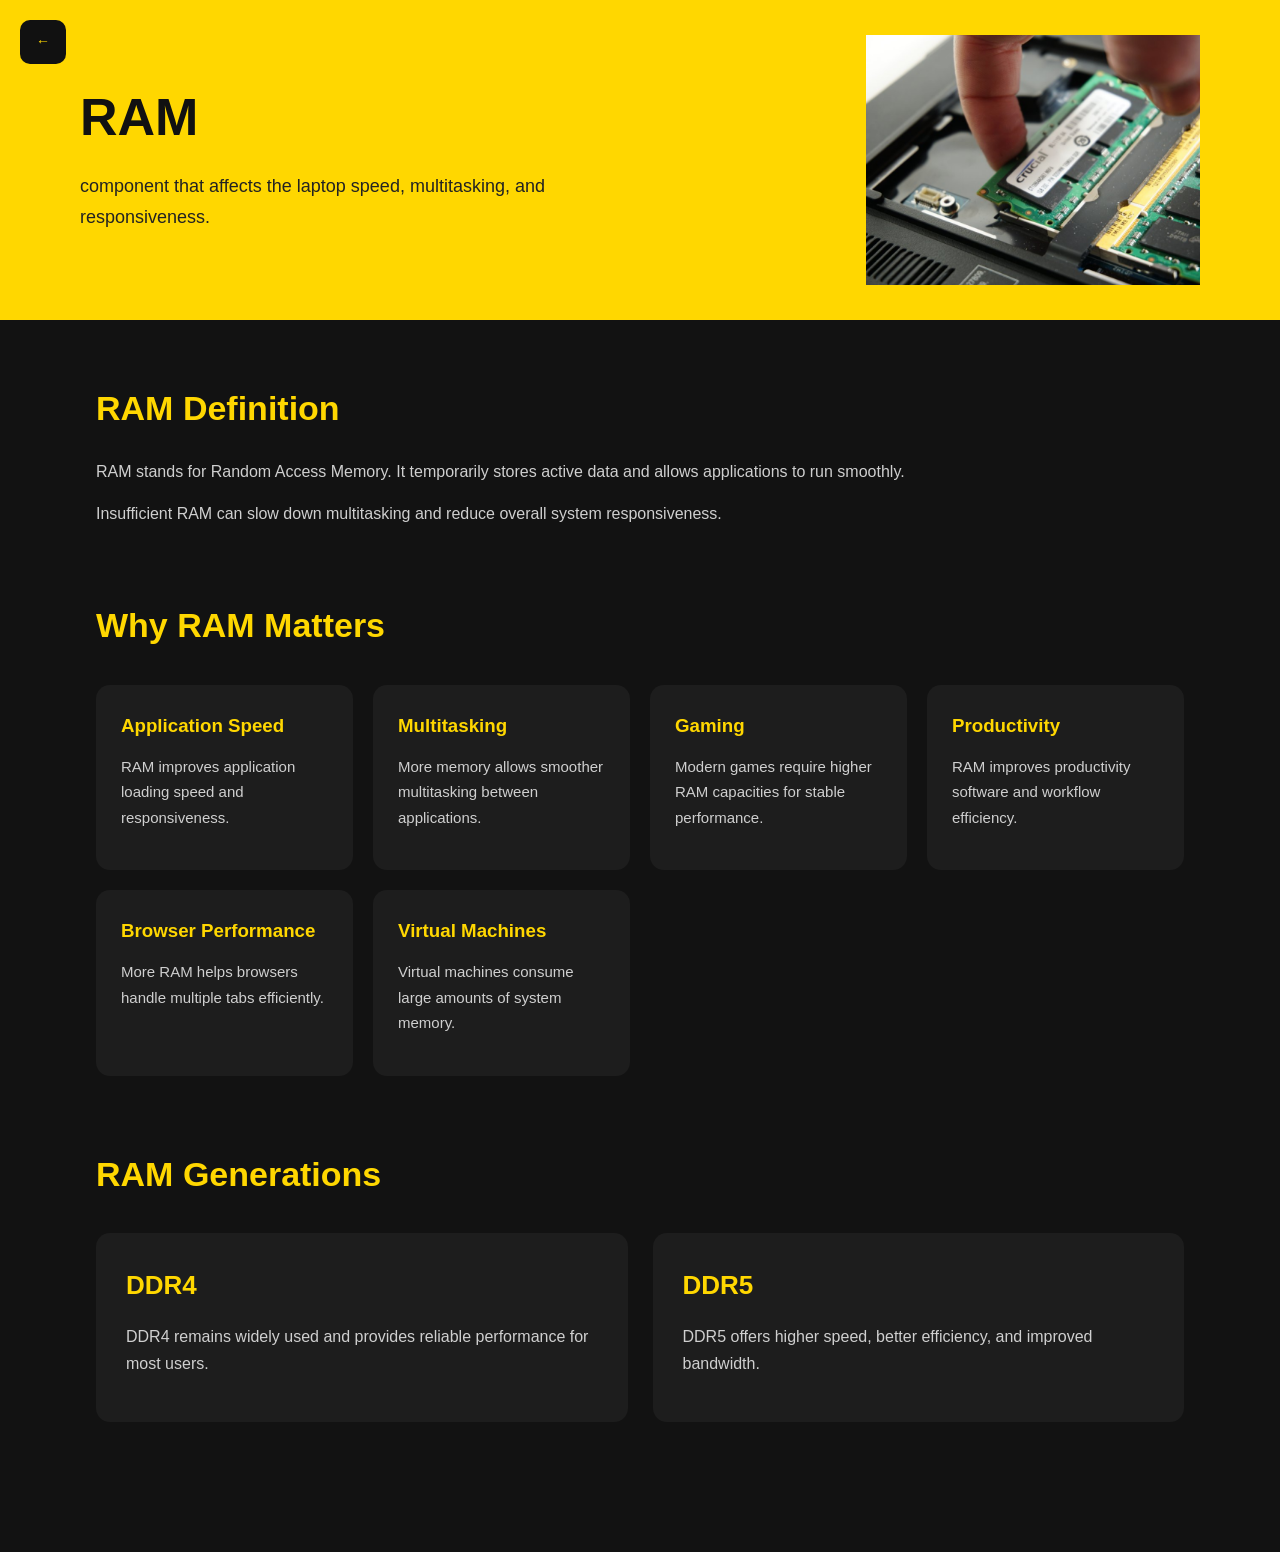
<file: project/ram.html>
<!DOCTYPE html>
<html lang="en">

<head>
    <meta charset="UTF-8">
    <meta name="viewport" content="width=device-width, initial-scale=1.0">
    <title>RAM</title>

    <style>
        *{
            margin: 0;
            padding: 0;
            box-sizing: border-box;
        }

        body{
            background-color: #121212;
            color: #e0e0e0;
            font-family: Arial, Helvetica, sans-serif;
            line-height: 1.7;
        }

        /* return button */
        .back-btn{
            position: absolute;
            top: 20px;
            left: 20px;

            padding: 10px 16px;
            background: #111;
            color: #ffd700;
            text-decoration: none;
            border-radius: 10px;
            font-size: 14px;
            transition: 0.2s;
        }

        .back-btn:hover{
            transform: translateY(-2px);
        }

        /* Hero Section */

        .hero{
            background-color: #ffd700;
            height: 320px;

            display: flex;
            align-items: center;
            justify-content: space-between;

            padding: 40px 80px;
            overflow: hidden;
        }

        .hero-text h1{
            color: #111;
            font-size: 52px;
            margin-bottom: 10px;
        }

        .hero-text p{
            color: #222;
            font-size: 18px;
            max-width: 500px;
        }

        .hero img{
            height: 250px;
            width: auto;
            object-fit: contain;
        }

        /* Main Container */

        .container{
            width: 85%;
            margin: auto;
            padding: 60px 0;
        }

        .section{
            margin-bottom: 70px;
        }

        h2{
            color: #ffd700;
            font-size: 34px;
            margin-bottom: 20px;
        }

        p{
            color: #cfcfcf;
            margin-bottom: 15px;
        }

        /* Cards */

        .card-grid{
            display: grid;
            grid-template-columns: repeat(auto-fit, minmax(240px, 1fr));
            gap: 20px;
            margin-top: 30px;
        }

        .card{
            background-color: #1d1d1d;
            padding: 25px;
            border-radius: 14px;
            transition: 0.3s;
        }

        .card:hover{
            transform: translateY(-5px);
        }

        .card h3{
            color: #ffd700;
            margin-bottom: 12px;
        }

        .card p{
            font-size: 15px;
        }

        /* RAM Table */

        table{
            width: 100%;
            border-collapse: collapse;
            margin-top: 25px;
            background-color: #1d1d1d;
            border-radius: 14px;
            overflow: hidden;
        }

        th{
            background-color: #ffd700;
            color: #111;
            padding: 15px;
            text-align: left;
        }

        td{
            padding: 15px;
            border-bottom: 1px solid #2c2c2c;
        }

        /* Storage Boxes */

        .storage-grid{
            display: grid;
            grid-template-columns: repeat(auto-fit, minmax(320px, 1fr));
            gap: 25px;
            margin-top: 30px;
        }

        .storage-box{
            background-color: #1d1d1d;
            padding: 30px;
            border-radius: 14px;
        }

        .storage-box h3{
            color: #ffd700;
            margin-bottom: 15px;
            font-size: 26px;
        }

        .storage-box ul{
            padding-left: 20px;
            margin-top: 15px;
        }

        .storage-box li{
            margin-bottom: 10px;
        }

    </style>

</head>

    <!--======================================================================================-->
    <!--======================================================================================-->
    <!--======================================================================================-->


<body>

    <!-- Hero -->

    <div class="hero">

            <a href="LaptopComponentAnalysis.html" class="back-btn">←</a>


        <div class="hero-text">

            <h1>RAM</h1>

            <p>
                component that affects the laptop speed, multitasking, and responsiveness.
            </p>

        </div>

        <img src="ram.png" alt="RAM">

    </div>



    <div class="container">

        <!-- RAM Explained -->

        <div class="section">

            <h2>RAM Definition</h2>

            <p>
                RAM stands for Random Access Memory.
                It temporarily stores active data and allows
                applications to run smoothly.
            </p>

            <p>
                Insufficient RAM can slow down multitasking
                and reduce overall system responsiveness.
            </p>

        </div>



        <!-- Why RAM Matters -->

        <div class="section">

            <h2>Why RAM Matters</h2>

            <div class="card-grid">

                <div class="card">
                    <h3>Application Speed</h3>
                    <p>RAM improves application loading speed and responsiveness.</p>
                </div>

                <div class="card">
                    <h3>Multitasking</h3>
                    <p>More memory allows smoother multitasking between applications.</p>
                </div>

                <div class="card">
                    <h3>Gaming</h3>
                    <p>Modern games require higher RAM capacities for stable performance.</p>
                </div>

                <div class="card">
                    <h3>Productivity</h3>
                    <p>RAM improves productivity software and workflow efficiency.</p>
                </div>

                <div class="card">
                    <h3>Browser Performance</h3>
                    <p>More RAM helps browsers handle multiple tabs efficiently.</p>
                </div>

                <div class="card">
                    <h3>Virtual Machines</h3>
                    <p>Virtual machines consume large amounts of system memory.</p>
                </div>

            </div>

        </div>



        <!-- RAM Table -->
<!-- 
        <div class="section">

            <h2>Recommended RAM Capacities</h2>

            <table>

                <tr>
                    <th>Usage Type</th>
                    <th>Recommended RAM</th>
                </tr>

                <tr>
                    <td>Basic Usage</td>
                    <td>8GB</td>
                </tr>

                <tr>
                    <td>Students and Office Work</td>
                    <td>16GB</td>
                </tr>

                <tr>
                    <td>Gaming</td>
                    <td>16GB to 32GB</td>
                </tr>

                <tr>
                    <td>Professional Editing</td>
                    <td>32GB or more</td>
                </tr>

                <tr>
                    <td>Virtual Machines</td>
                    <td>32GB or more</td>
                </tr>

            </table>

        </div> -->


        <!-- RAM Generations -->

        <div class="section">

            <h2>RAM Generations</h2>

            <div class="storage-grid">

                <div class="storage-box">

                    <h3>DDR4</h3>

                    <p>
                        DDR4 remains widely used and provides
                        reliable performance for most users.
                    </p>

                </div>


                <div class="storage-box">

                    <h3>DDR5</h3>

                    <p>
                        DDR5 offers higher speed,
                        better efficiency, and improved bandwidth.
                    </p>

                </div>

            </div>

        </div>




    </div>

</body>

</html>
</file>
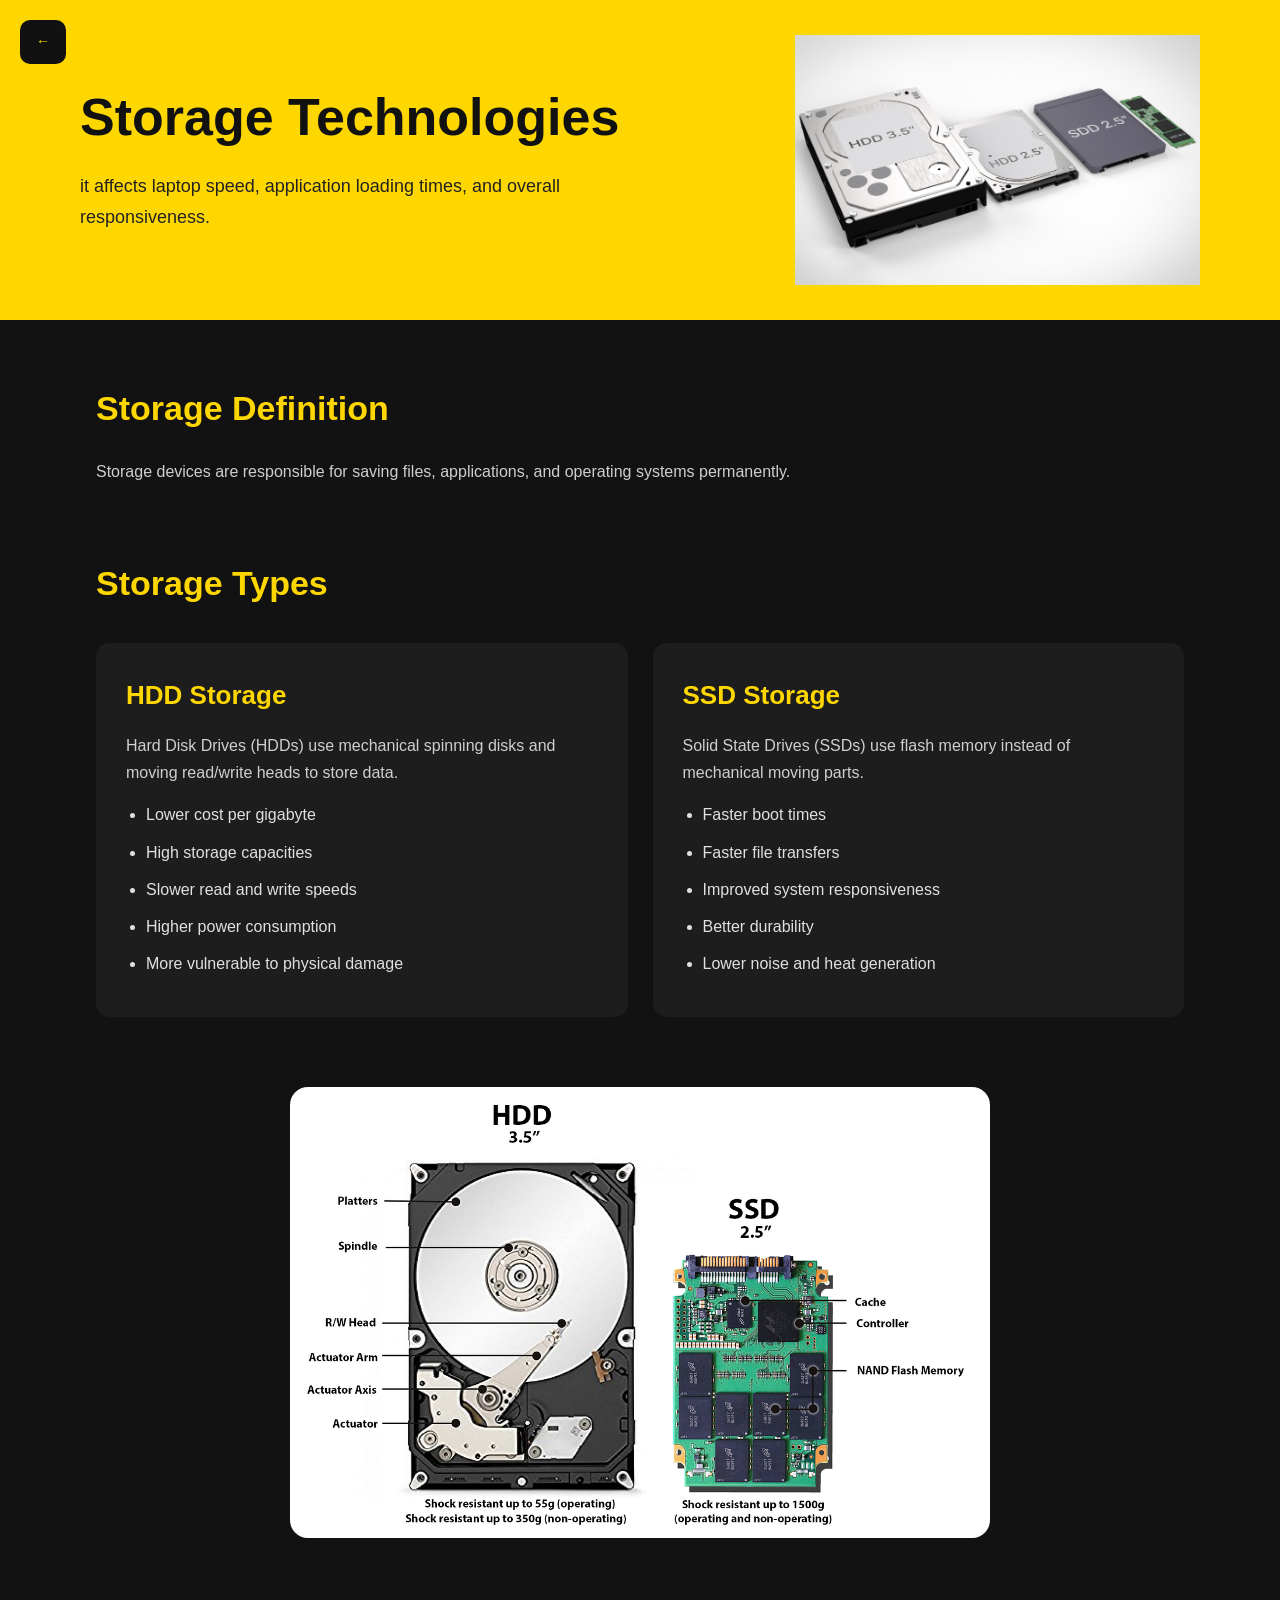
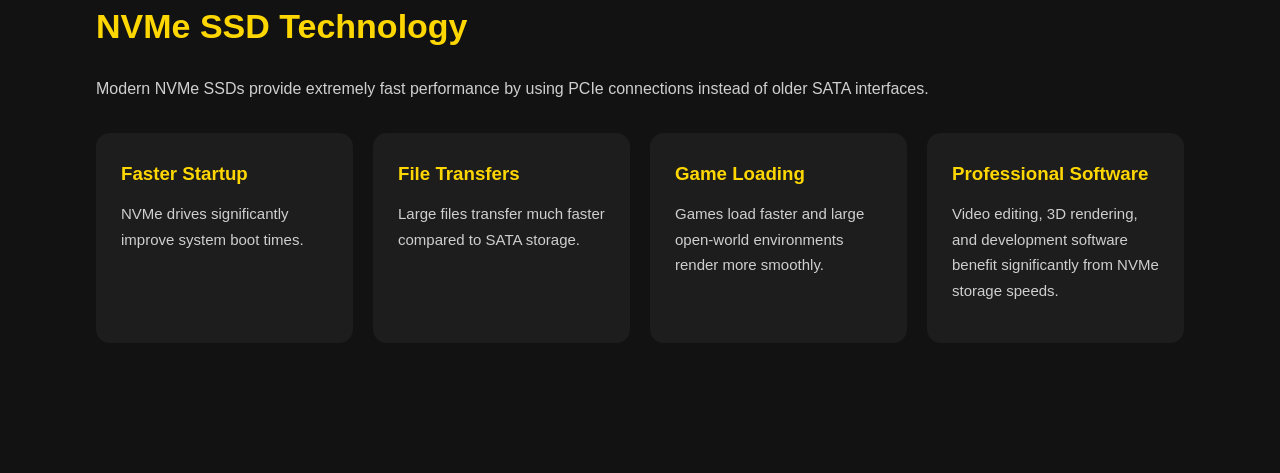
<file: project/storage.html>
<!DOCTYPE html>
<html lang="en">

<head>
    <meta charset="UTF-8">
    <meta name="viewport" content="width=device-width, initial-scale=1.0">
    <title>Storage Technologies</title>

    <style>
        *{
            margin: 0;
            padding: 0;
            box-sizing: border-box;
        }

        body{
            background-color: #121212;
            color: #e0e0e0;
            font-family: Arial, Helvetica, sans-serif;
            line-height: 1.7;
        }

        /* Hero Section */

        .hero{
            background-color: #ffd700;
            height: 320px;

            display: flex;
            align-items: center;
            justify-content: space-between;

            padding: 40px 80px;
            overflow: hidden;
        }

        .hero-text h1{
            color: #111;
            font-size: 52px;
            margin-bottom: 10px;
        }

        .hero-text p{
            color: #222;
            font-size: 18px;
            max-width: 500px;
        }

        .hero img{
            height: 250px;
            width: auto;
            object-fit: contain;
        }

        /* Main Container */

        .container{
            width: 85%;
            margin: auto;
            padding: 60px 0;
        }

        .section{
            margin-bottom: 70px;
        }

        h2{
            color: #ffd700;
            font-size: 34px;
            margin-bottom: 20px;
        }

        p{
            color: #cfcfcf;
            margin-bottom: 15px;
        }

        /* return button */
        .back-btn{
            position: absolute;
            top: 20px;
            left: 20px;

            padding: 10px 16px;
            background: #111;
            color: #ffd700;
            text-decoration: none;
            border-radius: 10px;
            font-size: 14px;
            transition: 0.2s;
        }

        .back-btn:hover{
            transform: translateY(-2px);
        }

        /* Cards */

        .card-grid{
            display: grid;
            grid-template-columns: repeat(auto-fit, minmax(240px, 1fr));
            gap: 20px;
            margin-top: 30px;
        }

        .card{
            background-color: #1d1d1d;
            padding: 25px;
            border-radius: 14px;
            transition: 0.3s;
        }

        .card:hover{
            transform: translateY(-5px);
        }

        .card h3{
            color: #ffd700;
            margin-bottom: 12px;
        }

        .card p{
            font-size: 15px;
        }

        /* Middle Image */

        .middle-image{
            width: 100%;
            display: flex;
            justify-content: center;
            margin: 60px 0;
        }

        .middle-image img{
            width: 70%;
            max-width: 700px;
            border-radius: 18px;
            object-fit: cover;
        }

        /* Storage Boxes */

        .storage-grid{
            display: grid;
            grid-template-columns: repeat(auto-fit, minmax(320px, 1fr));
            gap: 25px;
            margin-top: 30px;
        }

        .storage-box{
            background-color: #1d1d1d;
            padding: 30px;
            border-radius: 14px;
        }

        .storage-box h3{
            color: #ffd700;
            margin-bottom: 15px;
            font-size: 26px;
        }

        .storage-box ul{
            padding-left: 20px;
            margin-top: 15px;
        }

        .storage-box li{
            margin-bottom: 10px;
        }

    </style>

</head>

<body>

    <!-- Hero Section -->

    <div class="hero">
            <a href="LaptopComponentAnalysis.html" class="back-btn">←</a>

        <div class="hero-text">

            <h1>Storage Technologies</h1>

            <p>
                it affects laptop speed,
                application loading times, and overall responsiveness.
            </p>

        </div>

        <img src="storage.png" alt="storage">

    </div>



    <div class="container">

        <!-- Storage Definition -->

        <div class="section">

            <h2>Storage Definition</h2>

            <p>
                Storage devices are responsible for saving files,
                applications, and operating systems permanently.
            </p>

        </div>



        <!-- Storage Types -->

        <div class="section">

            <h2>Storage Types</h2>

            <div class="storage-grid">

                <!-- HDD -->

                <div class="storage-box">

                    <h3>HDD Storage</h3>

                    <p>
                        Hard Disk Drives (HDDs) use mechanical spinning disks
                        and moving read/write heads to store data.
                    </p>

                    <ul>
                        <li>Lower cost per gigabyte</li>
                        <li>High storage capacities</li>
                        <li>Slower read and write speeds</li>
                        <li>Higher power consumption</li>
                        <li>More vulnerable to physical damage</li>
                    </ul>

                </div>



                <!-- SSD -->

                <div class="storage-box">

                    <h3>SSD Storage</h3>

                    <p>
                        Solid State Drives (SSDs) use flash memory
                        instead of mechanical moving parts.
                    </p>

                    <ul>
                        <li>Faster boot times</li>
                        <li>Faster file transfers</li>
                        <li>Improved system responsiveness</li>
                        <li>Better durability</li>
                        <li>Lower noise and heat generation</li>
                    </ul>

                </div>

            </div>

        </div>



        <!-- Middle Image -->

        <div class="middle-image">

            <img src="ssd-hdd.png" alt="storage comparison">

        </div>



        <!-- NVMe -->

        <div class="section">

            <h2>NVMe SSD Technology</h2>

            <p>
                Modern NVMe SSDs provide extremely fast performance
                by using PCIe connections instead of older SATA interfaces.
            </p>

            <div class="card-grid">

                <div class="card">
                    <h3>Faster Startup</h3>
                    <p>NVMe drives significantly improve system boot times.</p>
                </div>

                <div class="card">
                    <h3>File Transfers</h3>
                    <p>Large files transfer much faster compared to SATA storage.</p>
                </div>

                <div class="card">
                    <h3>Game Loading</h3>
                    <p>Games load faster and large open-world environments render more smoothly.</p>
                </div>

                <div class="card">
                    <h3>Professional Software</h3>
                    <p>Video editing, 3D rendering, and development software benefit significantly from NVMe storage speeds.</p>
                </div>

            </div>

        </div>

    </div>

</body>

</html>
</file>
<file: style.css>
/* color pallate */
:root{
   --ink:#0F1E3A;
   --paper:#F5EFE6;
   --gold:#C2A75E;
   --muted: rgba(15,30,58,.72);
   --card: rgba(255,255,255,.72);
   --shadow: 0 22px 70px rgba(15,30,58,.12);
   --shadow-soft: 0 14px 40px rgba(15,30,58,.10);
   --radius: 18px;
   --radius-sm: 12px;
   --max: 1120px;
   --ring: 0 0 0 4px rgba(194,167,94,.25);
   --header-h: 64px;
}

*{box-sizing:border-box}
 html,body{height:100%}
 body{
   margin:0;
   font-family: ui-sans-serif, system-ui, -apple-system, Segoe UI, Roboto, Helvetica, Arial, "Apple Color Emoji", "Segoe UI Emoji";
   background: var(--paper);
   color:var(--ink);
   line-height:1.55;
}

/* ================================================================================================ */
/* ================================================================================================ */


a{
    color:inherit; 
    text-decoration:none;
    font-size: 18px;
}

p{
    font-size: 18px;
}

 a:focus-visible, button:focus-visible, summary:focus-visible, input:focus-visible, textarea:focus-visible{
   outline: none;
   box-shadow: var(--ring);
   border-radius: 12px;
 }




/* ================================ */

.wrap{
    max-width:var(--max); 
    margin:0 auto; 
    padding: calc(var(--header-h) + 24px) 24px 24px;
}

/* ================================ */

header{
   position: fixed;
   top: 0;
   left: 0;
   right: 0;
   z-index: 999;
   backdrop-filter: blur(10px);
   background: rgba(245,239,230,.72);
   border-bottom: 1px solid rgba(15,30,58,.08);
}

/* ================================ */
.topbar{
    display:flex; 
    align-items:center; 
    justify-content:space-between; 
    gap:16px; 
    padding:14px 24px; 
    max-width:var(--max); 
    margin:0 auto;
    min-height: var(--header-h);
    flex-wrap: wrap;
}

/* webpage title ================================ */
 
.brand{
   font-weight: 800;
   letter-spacing: -0.02em;
   font-size: 20px;
}

 .nav{
   display:flex;
   gap:18px;
   align-items:center;
   flex-wrap:wrap;
 }

 .nav a{
   font-weight: 650;
   font-size: 14px;
   color: rgba(15,30,58,.84);
   padding:10px 10px;
   border-radius: 12px;
   transition: background .2s ease, transform .2s ease;
 }

 .nav a:hover{background: rgba(15,30,58,.06)}

 /* ================================ */
 .hero{
   display:grid;
   grid-template-columns: 1.05fr .95fr;
   gap: 34px;
   align-items:center;
   padding: 38px 0 18px;
 }

/* ================================ */

 h1{
   margin: 18px 0 10px;
   font-size: clamp(40px, 5.5vw, 66px);
   line-height: 1.05;
   letter-spacing: -0.03em;
}
/* ================================
my name in the website */

.name{
   color: var(--gold);
   font-style: italic;
   font-weight: 900;
}
/* ================================ */

 .chip{
   display:inline-flex;
   align-items:center;
   gap:10px;
   padding: 10px 12px;
   border-radius: 999px;
   background: rgba(255,255,255,.65);
   border: 1px solid rgba(15,30,58,.10);
   box-shadow: 0 10px 30px rgba(15,30,58,.07);
   font-weight: 600;
   font-size: 13px;
   color: rgba(15,30,58,.86);
 }


/* button specifications --------------------------------------------------------- */
 .btn{
   display:inline-flex;
   align-items:center;
   justify-content:center;

   gap:10px;
   padding: 12px 14px;
   margin : 5px;

   border: 1px solid rgba(15,30,58,.14);
   border-radius: 14px;
   
   background: rgba(255,255,255,.72);

   box-shadow: var(--shadow-soft);
   font-weight: 750;
   font-size: 14px;

   transition: transform .15s ease, background .2s ease;
 }

 .btn:hover{transform: translateY(-1px); background: rgba(255,255,255,.9)}

 .btn.primary{
   border-color: rgba(194,167,94,.65);
   background: linear-gradient(180deg, rgba(194,167,94,.22), rgba(194,167,94,.10));
 }


/* Socal media buttons ================================================================================================ */

 .social{display:flex; gap:10px; margin-top: 18px}
 .social a{
   width: 44px; height:44px;
   display:grid; place-items:center;
   border-radius: 999px;
   border: 1px solid rgba(15,30,58,.14);
   background: rgba(15,30,58,.92);
   color: var(--paper);
   box-shadow: 0 14px 35px rgba(15,30,58,.18);
   transition: transform .15s ease, filter .2s ease;
 }
 .social a:hover{transform: translateY(-1px); filter: brightness(1.06)}


 /* Image ================================================================================================ */

.visual{
   background: rgba(255,255,255,.66);
   border: 1px solid rgba(15,30,58,.10);
   border-radius: var(--radius);
   box-shadow: var(--shadow);
   padding: 18px;
   margin: 30px;
   min-height: 420px;
   display:grid;
   place-items:center;
   overflow:hidden;
}

/* page content ================================================================================================ */
.grid{
   display:grid;
   grid-template-columns: repeat(12, 1fr);
   gap: 16px;
   margin: 28px 0 70px;
}


/* ============================================= */
section{
   grid-column: span 6;
   background: rgba(255,255,255,.65);
   border: 1px solid rgba(15,30,58,.10);
   border-radius: var(--radius);
   box-shadow: var(--shadow-soft);
   padding: 18px;
   scroll-margin-top: calc(var(--header-h) + 14px);
}

 section h2{
   margin: 6px 0 10px;
   font-size: 18px;
   letter-spacing: -0.01em;
 }

 .resume-section h2{
   display: flex;
   align-items: center;
   justify-content: space-between;
   gap: 12px;
   flex-wrap: nowrap;
 }

 .resume-section h2 .btn{
   margin: 0;
   margin-left: auto;
 }

/* ========================================================================= */

.item{
   display:flex;
   gap:12px;
   padding: 12px;
   border-radius: var(--radius-sm);
   border: 1px solid rgba(15,30,58,.10);
   background: rgba(245,239,230,.45);
   margin: 10px 0;
}

.item strong{display:block}

 /* list of certificates and participations  --------------------------------------------------*/
 .list{ 
   margin: 8px 0 0;
   padding-left: 18px;
 }

 .list li{
   padding-left: 0;
   margin: 6px 0;
 }
 /* ----------------------------------------------------------------------------------------- */

 .timeline .item{align-items:flex-start}

/* --------------------------------- */

.resume{
   display:grid;
   grid-template-columns: 1fr;
   gap: 10px;
}

 /* --------------------------------- */
details{
   border: 1px solid rgba(15,30,58,.10);
   border-radius: var(--radius-sm);
   background: rgba(245,239,230,.40);
   padding: 12px;
}

 /* --------------------------------- */
summary{
   cursor: pointer;
   font-weight: 800;
   color: rgba(15,30,58,.92);
   list-style: none;
}


.resume-section{
    grid-column: span 12;
}

.homework-section{
    grid-column: span 12;
}

.homeworks{
   display: flex;
   flex-wrap: wrap;
   align-items: flex-start;
   justify-content: flex-start;
   gap: 10px;
}

.homeworks .btn{
   margin: 0;
}

.hw8-block{
   display: flex;
   flex-wrap: wrap;
   align-items: center;
   gap: 10px;
   border: 1px solid rgba(194,167,94,.35);
   border-radius: 8px;
   padding: 10px;
   background: rgba(194,167,94,.08);
}


/* ========================================================================== */
/* Labptop view */
@media (max-width: 980px){
   .hero{grid-template-columns: 1fr; padding-top: 18px}
   .visual{min-height: 360px}
   section{grid-column: span 12}
   .nav{gap:8px}
}

/* mobile view */
@media (max-width: 640px){
  :root{
    --header-h: 108px;
  }

  .topbar{
    padding: 12px 16px;
    gap: 10px;
  }

  .nav{
    width: 100%;
  }

  .nav a{
    padding: 8px 8px;
    font-size: 13px;
  }

  .wrap{
    padding: calc(var(--header-h) + 18px) 16px 18px;
  }

  .hero{
    gap: 18px;
    padding: 18px 0 10px;
  }

  h1{
    font-size: clamp(30px, 8vw, 44px);
  }

  .chips{
    margin: 12px 0 12px;
  }

  .chip{
    padding: 8px 10px;
    font-size: 12px;
  }

  .btn{
    padding: 10px 12px;
    font-size: 13px;
  }

  .social a{
    width: 40px;
    height: 40px;
  }

  .visual{
    margin: 0;
    min-height: 320px;
  }
}

/* smooth scroll */
html{scroll-behavior:smooth}
</file>
